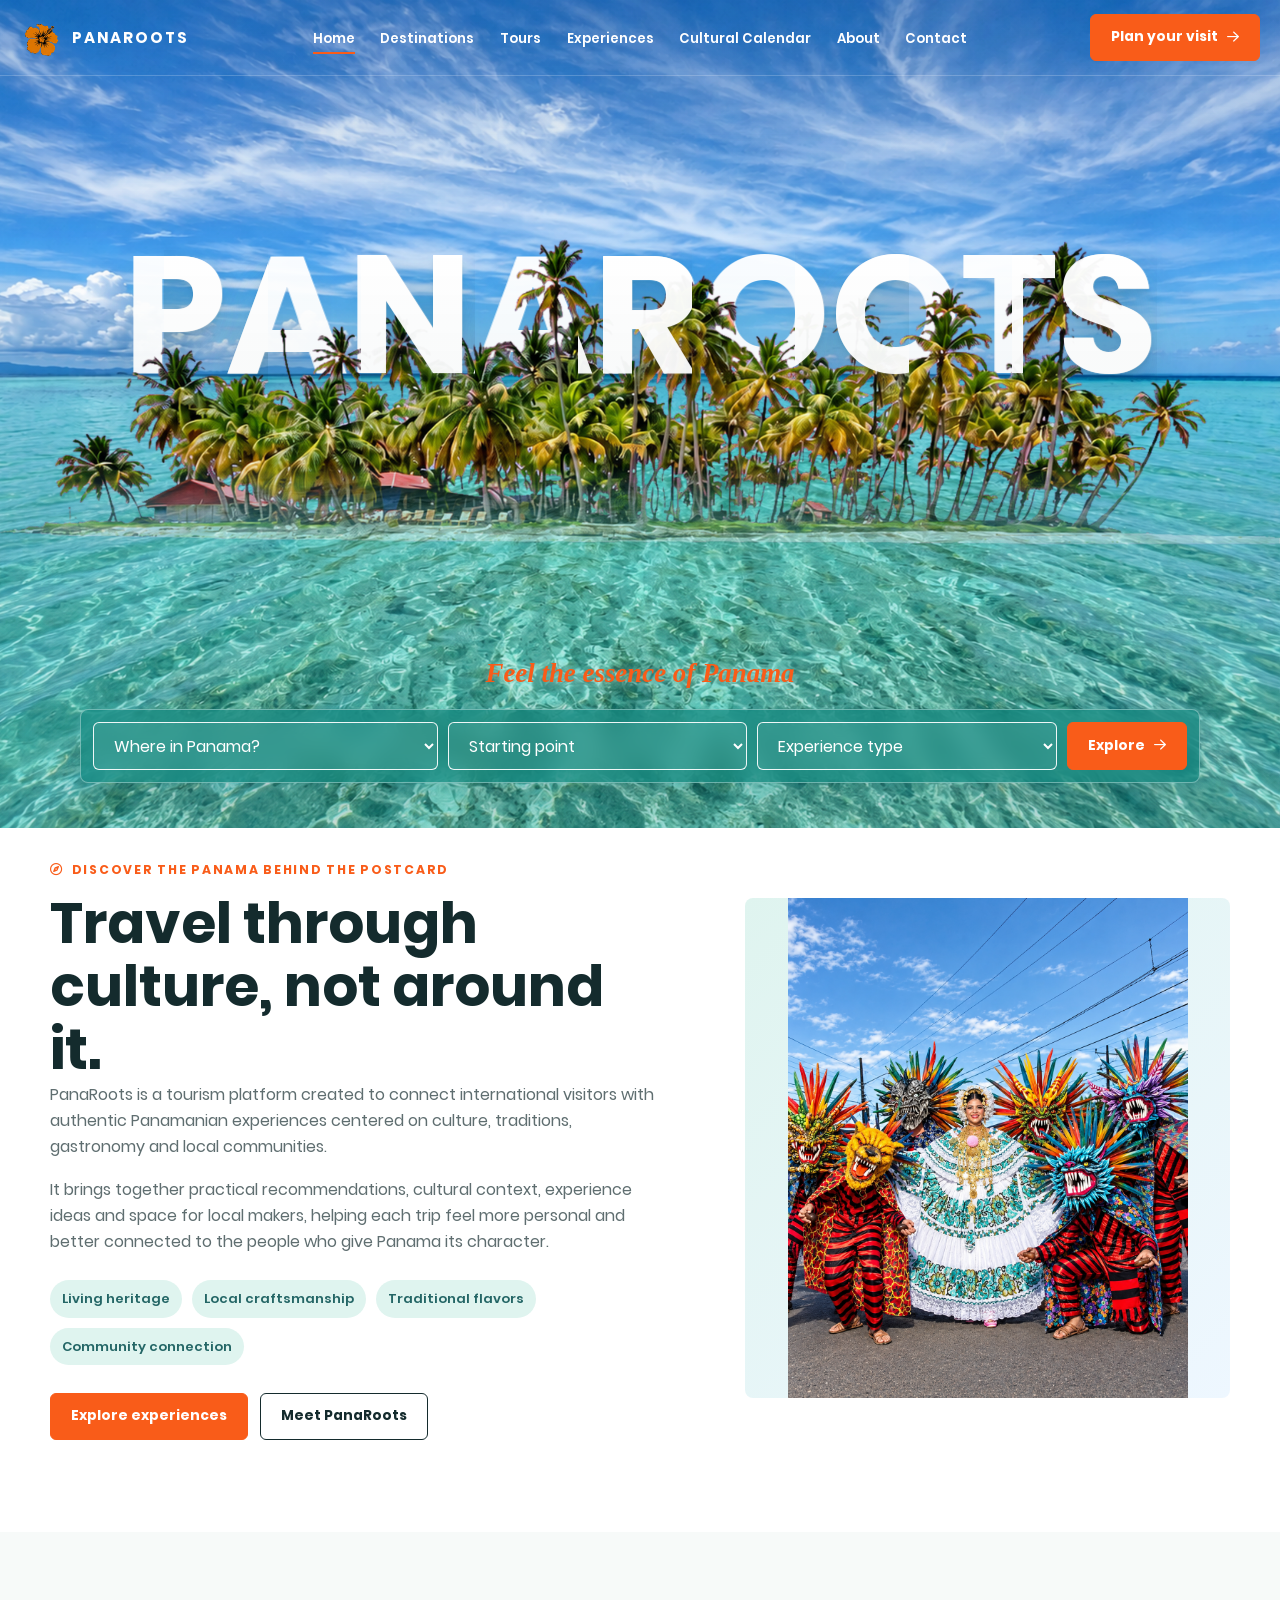
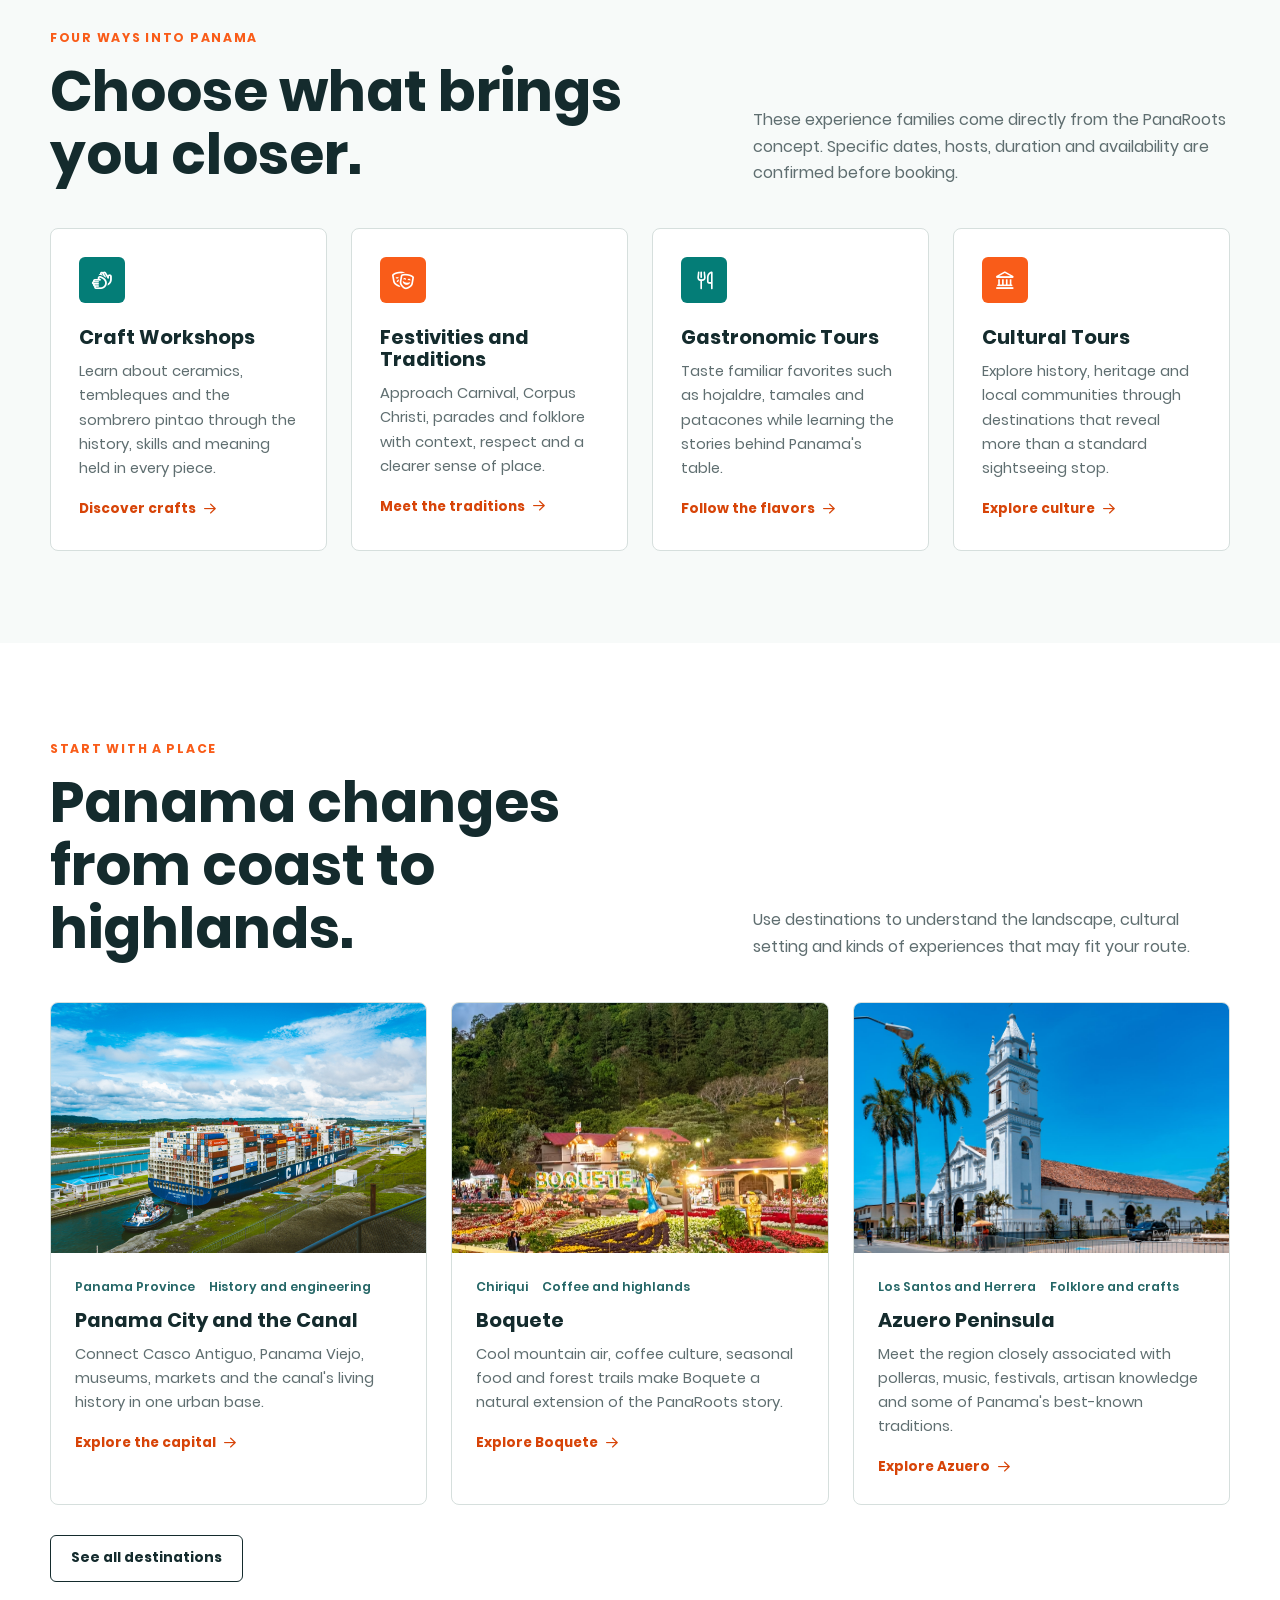
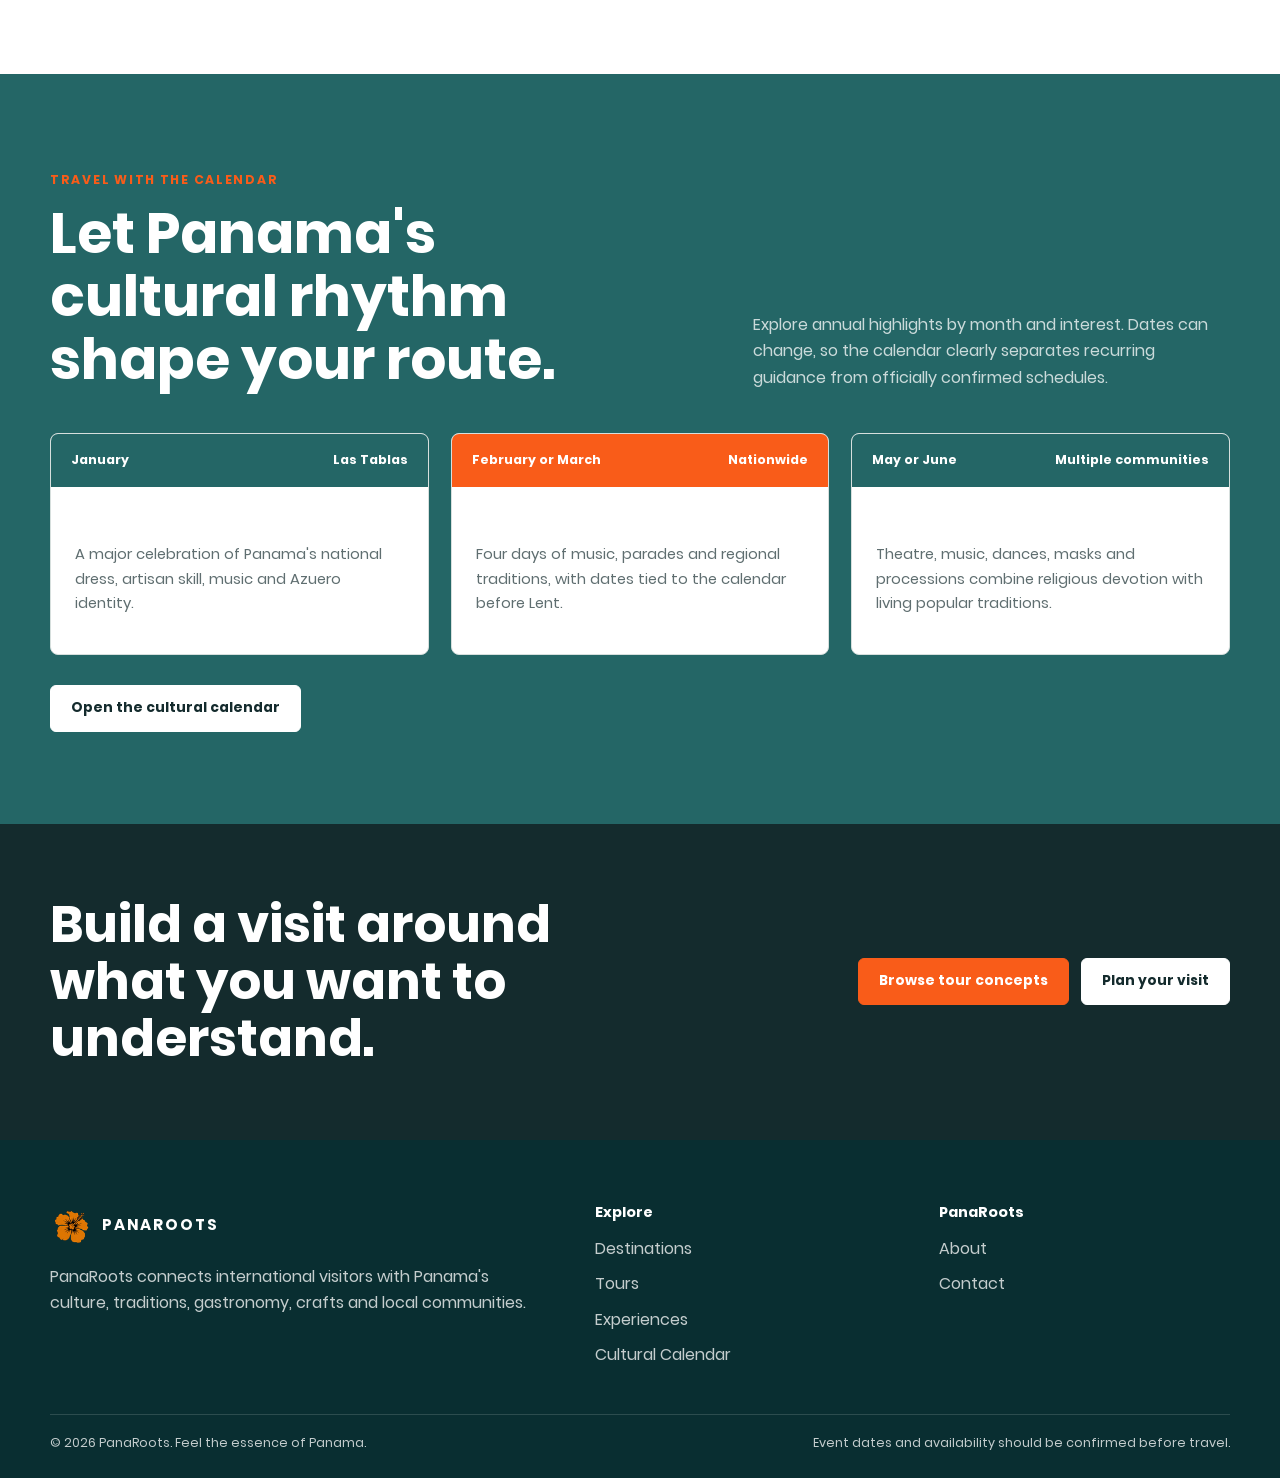
<file: index.html>
<!DOCTYPE html>
<html lang="en">
<head>
  <meta charset="UTF-8">
  <meta name="viewport" content="width=device-width, initial-scale=1">
  <meta name="description" content="PanaRoots connects visitors with authentic Panamanian culture, traditions, gastronomy, crafts and local communities.">
  <title>PanaRoots | Feel the Essence of Panama</title>
  <link rel="icon" type="image/png" href="assets/media/favicon.png">
  <link rel="stylesheet" href="assets/css/vendor/all.min.css">
  <link rel="stylesheet" href="assets/css/panaroots.css">
</head>
<body data-page="home" data-header="overlay">
  <div data-site-header></div>

  <main id="main-content">
    <section class="hero-banner" id="hero" aria-labelledby="hero-title" data-parallax-hero>
      <picture class="hero-layer hero-layer--background">
        <source media="(max-width: 575px)" srcset="assets/media/banner/island-mobile-bg.png">
        <source media="(max-width: 1199px)" srcset="assets/media/banner/island-tablet-bg.png">
        <img src="assets/media/banner/island-desktop-bg-4k.png" alt="Turquoise water and tropical sky in Panama">
      </picture>

      <h1 class="hero-title" id="hero-title">PANAROOTS</h1>

      <picture class="hero-layer hero-layer--island" aria-hidden="true">
        <source media="(max-width: 575px)" srcset="assets/media/banner/island-mobile-mid.png">
        <source media="(max-width: 1199px)" srcset="assets/media/banner/island-tablet-mid.png">
        <img src="assets/media/banner/island-desktop-mid-4k.png" alt="">
      </picture>

      <div class="hero-title hero-title--front" aria-hidden="true">PANAROOTS</div>

      <picture class="hero-layer hero-layer--water" aria-hidden="true">
        <source media="(max-width: 575px)" srcset="assets/media/banner/island-mobile-water.png">
        <source media="(max-width: 1199px)" srcset="assets/media/banner/island-tablet-water.png">
        <img src="assets/media/banner/island-desktop-water-4k.png" alt="">
      </picture>

      <div class="hero-content">
        <p class="hero-subtitle">Feel the essence of Panama</p>
        <form class="hero-search" action="pages/tours.html" method="get" aria-label="Find a PanaRoots experience">
          <label class="visually-hidden" for="hero-destination">Destination</label>
          <select id="hero-destination" name="destination">
            <option value="">Where in Panama?</option>
            <option value="panama-city">Panama City and the Canal</option>
            <option value="azuero">Azuero Peninsula</option>
            <option value="boquete">Boquete and Chiriqui</option>
            <option value="bocas">Bocas del Toro</option>
            <option value="caribbean">Caribbean Coast</option>
          </select>

          <label class="visually-hidden" for="hero-origin">Starting point</label>
          <select id="hero-origin" name="origin">
            <option value="">Starting point</option>
            <option value="panama-city">Panama City</option>
            <option value="david">David</option>
            <option value="bocas-town">Bocas Town</option>
            <option value="las-tablas">Las Tablas</option>
          </select>

          <label class="visually-hidden" for="hero-experience">Experience type</label>
          <select id="hero-experience" name="experience">
            <option value="">Experience type</option>
            <option value="crafts">Craft workshops</option>
            <option value="gastronomy">Gastronomic tours</option>
            <option value="festivities">Festivities and traditions</option>
            <option value="culture">Cultural tours</option>
          </select>

          <button class="button" type="submit">
            Explore <i class="fa-regular fa-arrow-right" aria-hidden="true"></i>
          </button>
        </form>
      </div>
    </section>

    <section class="section home-intro">
      <div class="container intro-grid">
        <div class="content-copy">
          <span class="eyebrow"><i class="fa-regular fa-compass" aria-hidden="true"></i> Discover the Panama behind the postcard</span>
          <h2>Travel through culture, not around it.</h2>
          <p>PanaRoots is a tourism platform created to connect international visitors with authentic Panamanian experiences centered on culture, traditions, gastronomy and local communities.</p>
          <p>It brings together practical recommendations, cultural context, experience ideas and space for local makers, helping each trip feel more personal and better connected to the people who give Panama its character.</p>
          <ul class="pill-list" aria-label="PanaRoots themes">
            <li>Living heritage</li>
            <li>Local craftsmanship</li>
            <li>Traditional flavors</li>
            <li>Community connection</li>
          </ul>
          <div class="button-row">
            <a class="button" href="pages/experiences.html">Explore experiences</a>
            <a class="button button--outline" href="pages/about.html">Meet PanaRoots</a>
          </div>
        </div>
        <div class="intro-art">
          <img src="assets/media/Home/1.png" alt="Panamanian crafts, a traditional hat and views of the Panama Canal">
        </div>
      </div>
    </section>

    <section class="section section--soft" aria-labelledby="experience-paths-title">
      <div class="container">
        <div class="section-heading">
          <div>
            <span class="eyebrow">Four ways into Panama</span>
            <h2 id="experience-paths-title">Choose what brings you closer.</h2>
          </div>
          <p>These experience families come directly from the PanaRoots concept. Specific dates, hosts, duration and availability are confirmed before booking.</p>
        </div>

        <div class="card-grid card-grid--four">
          <article class="feature-card">
            <div class="feature-card__icon"><i class="fa-regular fa-hands" aria-hidden="true"></i></div>
            <h3>Craft Workshops</h3>
            <p>Learn about ceramics, tembleques and the sombrero pintao through the history, skills and meaning held in every piece.</p>
            <a class="text-link" href="pages/experiences.html#crafts">Discover crafts <i class="fa-regular fa-arrow-right" aria-hidden="true"></i></a>
          </article>
          <article class="feature-card">
            <div class="feature-card__icon"><i class="fa-regular fa-masks-theater" aria-hidden="true"></i></div>
            <h3>Festivities and Traditions</h3>
            <p>Approach Carnival, Corpus Christi, parades and folklore with context, respect and a clearer sense of place.</p>
            <a class="text-link" href="pages/experiences.html#festivities">Meet the traditions <i class="fa-regular fa-arrow-right" aria-hidden="true"></i></a>
          </article>
          <article class="feature-card">
            <div class="feature-card__icon"><i class="fa-regular fa-utensils" aria-hidden="true"></i></div>
            <h3>Gastronomic Tours</h3>
            <p>Taste familiar favorites such as hojaldre, tamales and patacones while learning the stories behind Panama's table.</p>
            <a class="text-link" href="pages/experiences.html#gastronomy">Follow the flavors <i class="fa-regular fa-arrow-right" aria-hidden="true"></i></a>
          </article>
          <article class="feature-card">
            <div class="feature-card__icon"><i class="fa-regular fa-landmark" aria-hidden="true"></i></div>
            <h3>Cultural Tours</h3>
            <p>Explore history, heritage and local communities through destinations that reveal more than a standard sightseeing stop.</p>
            <a class="text-link" href="pages/experiences.html#culture">Explore culture <i class="fa-regular fa-arrow-right" aria-hidden="true"></i></a>
          </article>
        </div>
      </div>
    </section>

    <section class="section" aria-labelledby="destinations-title">
      <div class="container">
        <div class="section-heading">
          <div>
            <span class="eyebrow">Start with a place</span>
            <h2 id="destinations-title">Panama changes from coast to highlands.</h2>
          </div>
          <p>Use destinations to understand the landscape, cultural setting and kinds of experiences that may fit your route.</p>
        </div>

        <div class="card-grid">
          <article class="destination-card">
            <img class="destination-card__image" src="assets/media/Home/Panama_Canal.jpg" alt="A ship crossing the Panama Canal locks">
            <div class="destination-card__body">
              <div class="card-meta"><span>Panama Province</span><span>History and engineering</span></div>
              <h3>Panama City and the Canal</h3>
              <p>Connect Casco Antiguo, Panama Viejo, museums, markets and the canal's living history in one urban base.</p>
              <a class="text-link" href="pages/destinations.html#panama-city">Explore the capital <i class="fa-regular fa-arrow-right" aria-hidden="true"></i></a>
            </div>
          </article>
          <article class="destination-card">
            <img class="destination-card__image" src="assets/media/Home/boquete.png" alt="Gardens and mountains in Boquete, Panama">
            <div class="destination-card__body">
              <div class="card-meta"><span>Chiriqui</span><span>Coffee and highlands</span></div>
              <h3>Boquete</h3>
              <p>Cool mountain air, coffee culture, seasonal food and forest trails make Boquete a natural extension of the PanaRoots story.</p>
              <a class="text-link" href="pages/destinations.html#boquete">Explore Boquete <i class="fa-regular fa-arrow-right" aria-hidden="true"></i></a>
            </div>
          </article>
          <article class="destination-card">
            <img class="destination-card__image" src="assets/media/Home/Azuero.jpg" alt="Colorful Panamanian folkloric celebration">
            <div class="destination-card__body">
              <div class="card-meta"><span>Los Santos and Herrera</span><span>Folklore and crafts</span></div>
              <h3>Azuero Peninsula</h3>
              <p>Meet the region closely associated with polleras, music, festivals, artisan knowledge and some of Panama's best-known traditions.</p>
              <a class="text-link" href="pages/destinations.html#azuero">Explore Azuero <i class="fa-regular fa-arrow-right" aria-hidden="true"></i></a>
            </div>
          </article>
        </div>

        <div class="button-row" style="margin-top: 30px;">
          <a class="button button--outline" href="pages/destinations.html">See all destinations</a>
        </div>
      </div>
    </section>

    <section class="section section--teal" aria-labelledby="calendar-preview-title">
      <div class="container">
        <div class="section-heading">
          <div>
            <span class="eyebrow">Travel with the calendar</span>
            <h2 id="calendar-preview-title">Let Panama's cultural rhythm shape your route.</h2>
          </div>
          <p>Explore annual highlights by month and interest. Dates can change, so the calendar clearly separates recurring guidance from officially confirmed schedules.</p>
        </div>

        <div class="calendar-grid">
          <article class="event-card">
            <div class="event-card__date"><span>January</span><span>Las Tablas</span></div>
            <div class="event-card__body">
              <h3>Thousand Polleras Parade</h3>
              <p>A major celebration of Panama's national dress, artisan skill, music and Azuero identity.</p>
            </div>
          </article>
          <article class="event-card">
            <div class="event-card__date"><span>February or March</span><span>Nationwide</span></div>
            <div class="event-card__body">
              <h3>Carnival</h3>
              <p>Four days of music, parades and regional traditions, with dates tied to the calendar before Lent.</p>
            </div>
          </article>
          <article class="event-card">
            <div class="event-card__date"><span>May or June</span><span>Multiple communities</span></div>
            <div class="event-card__body">
              <h3>Corpus Christi</h3>
              <p>Theatre, music, dances, masks and processions combine religious devotion with living popular traditions.</p>
            </div>
          </article>
        </div>

        <div class="button-row" style="margin-top: 30px;">
          <a class="button button--light" href="pages/calendar.html">Open the cultural calendar</a>
        </div>
      </div>
    </section>

    <section class="cta-band">
      <div class="container cta-band__inner">
        <h2>Build a visit around what you want to understand.</h2>
        <div class="button-row">
          <a class="button" href="pages/tours.html">Browse tour concepts</a>
          <a class="button button--light" href="pages/contact.html?interest=plan">Plan your visit</a>
        </div>
      </div>
    </section>
  </main>

  <div data-site-footer></div>
  <script src="data/navigation.js"></script>
  <script src="components/header.js"></script>
  <script src="components/footer.js"></script>
  <script src="assets/js/site.js"></script>
</body>
</html>
</file>
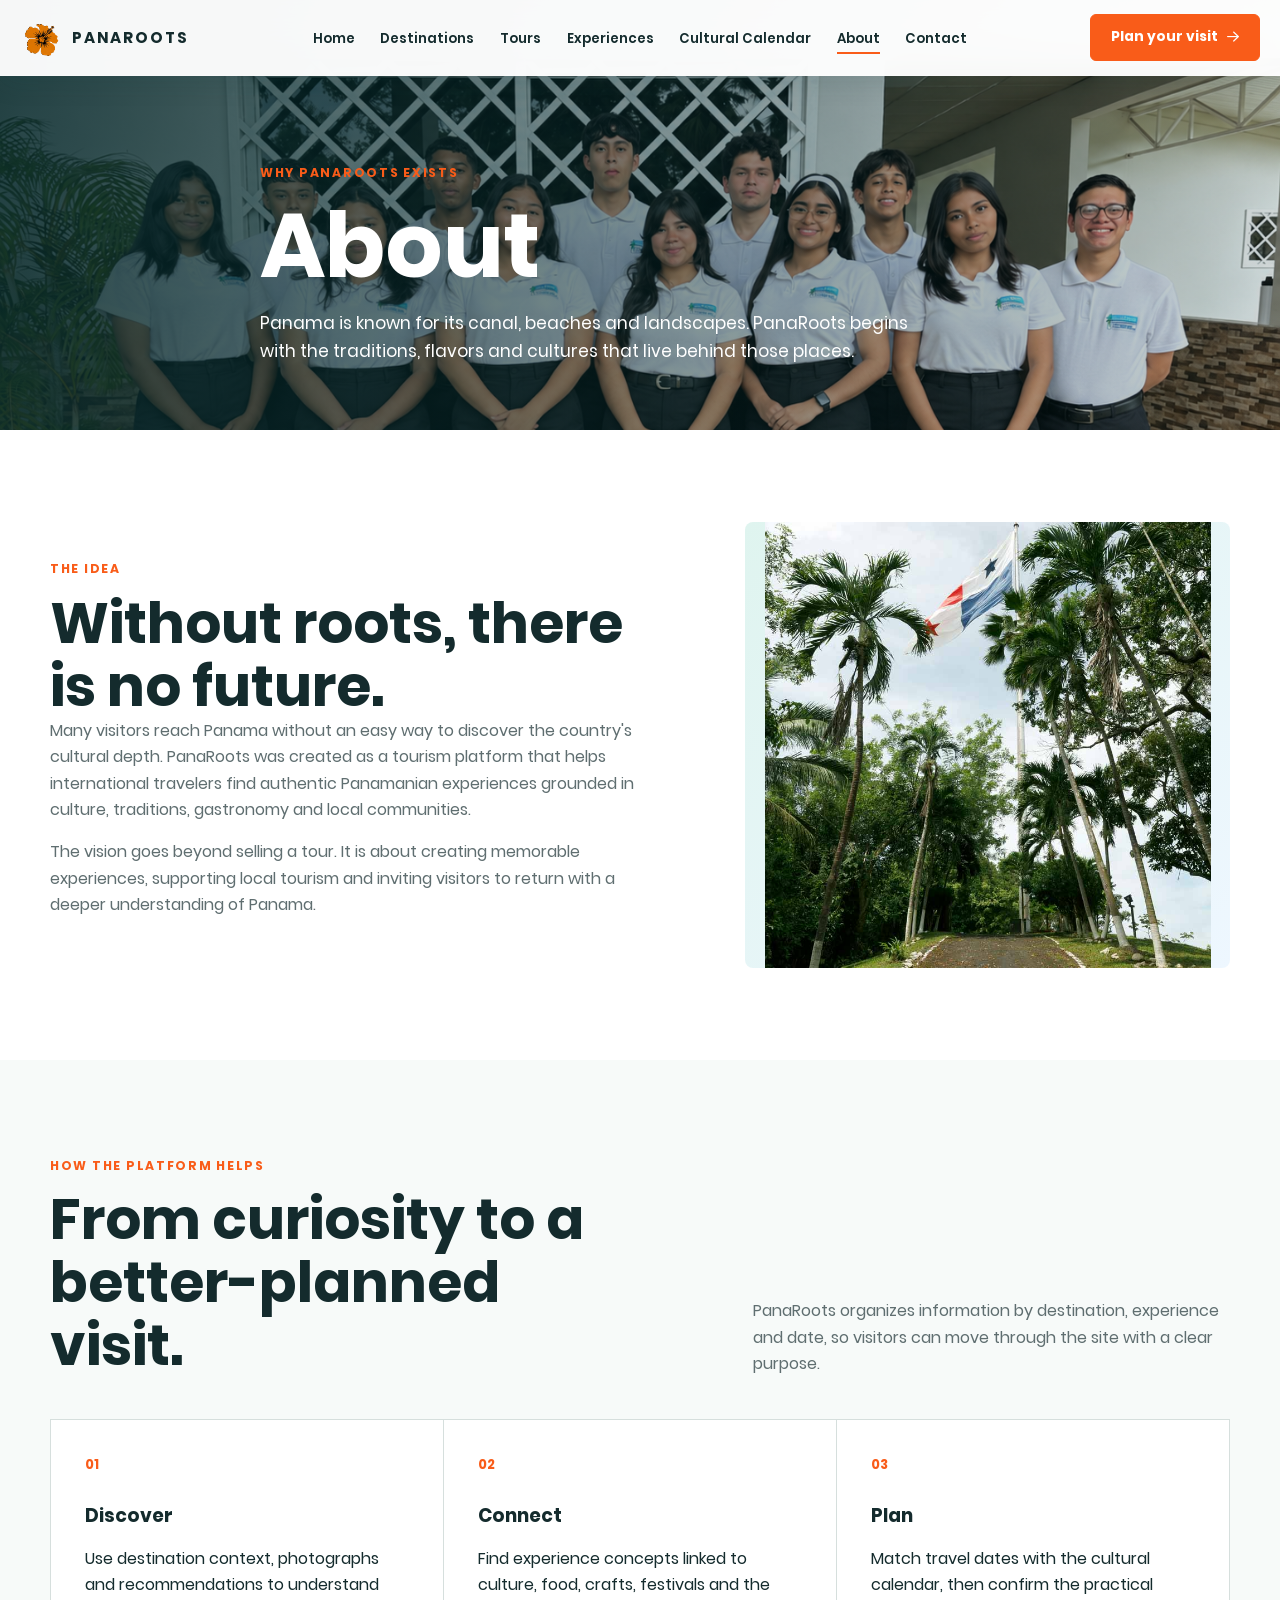
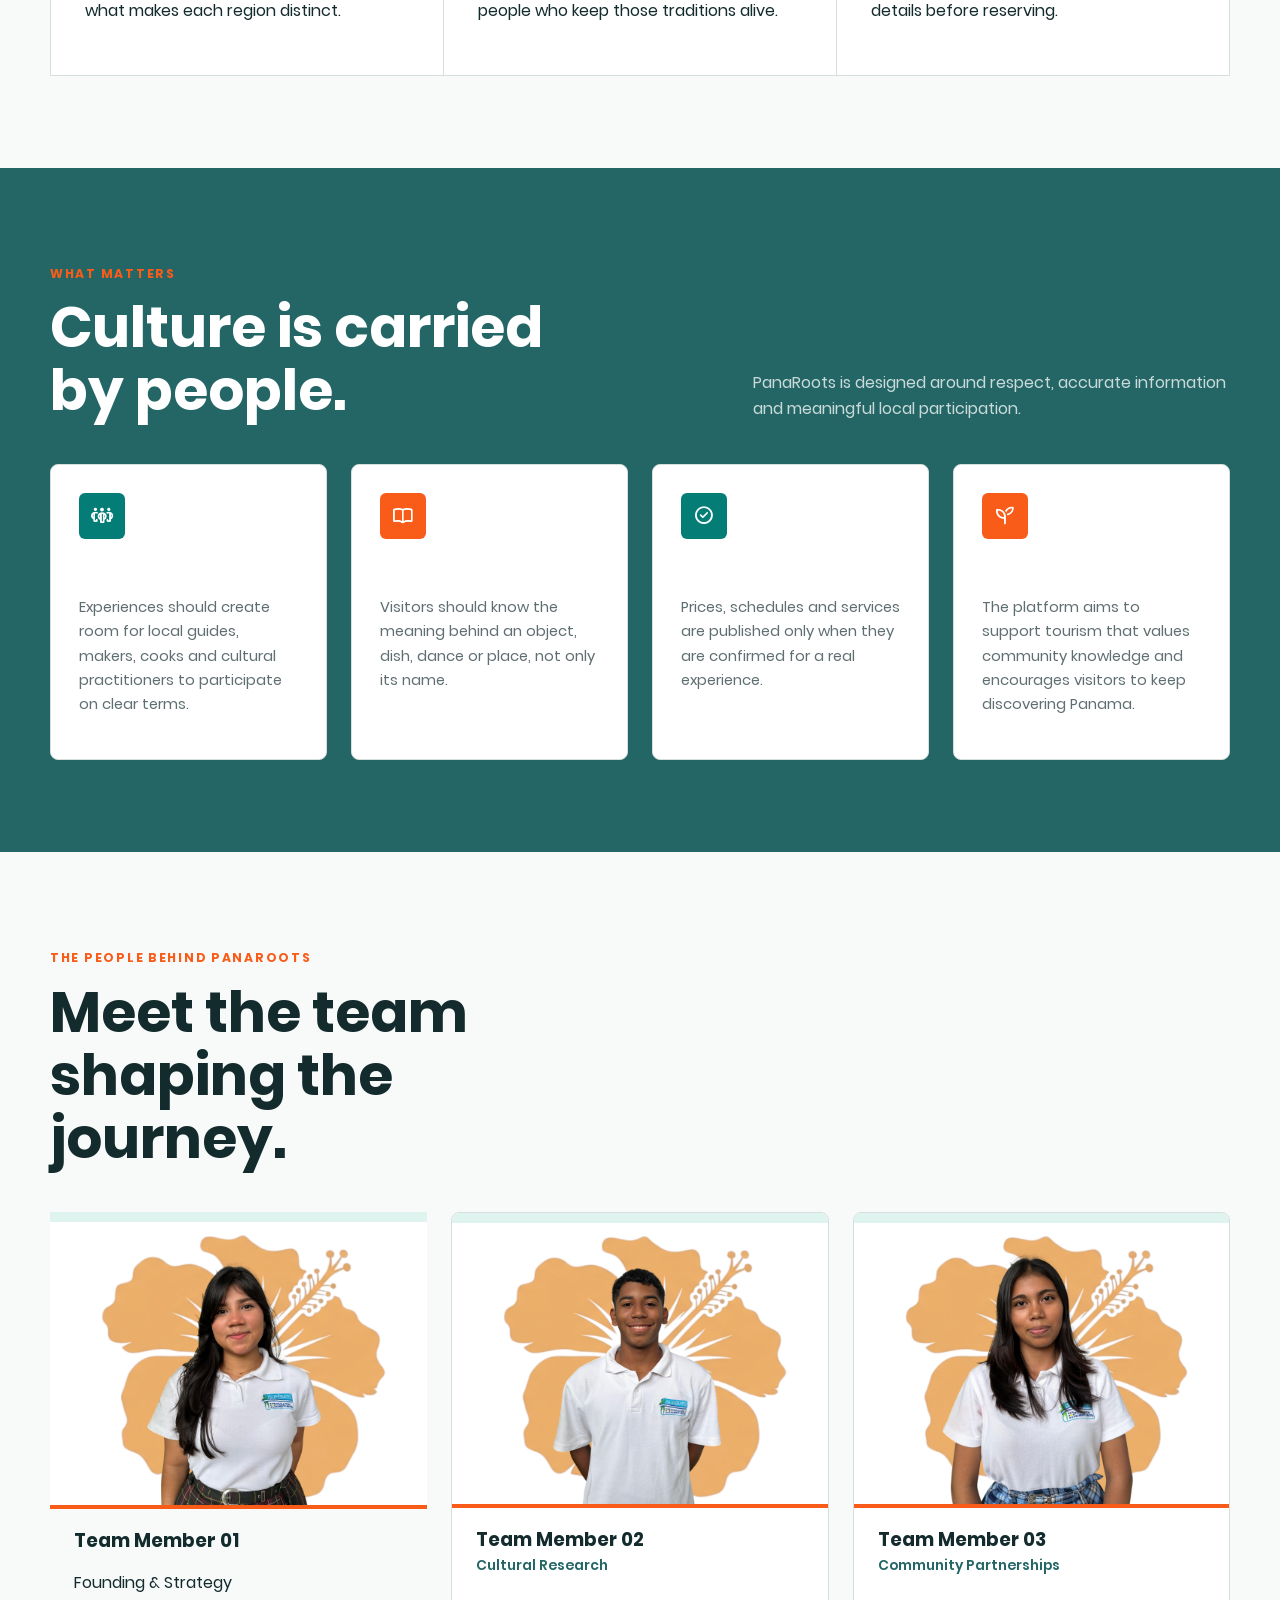
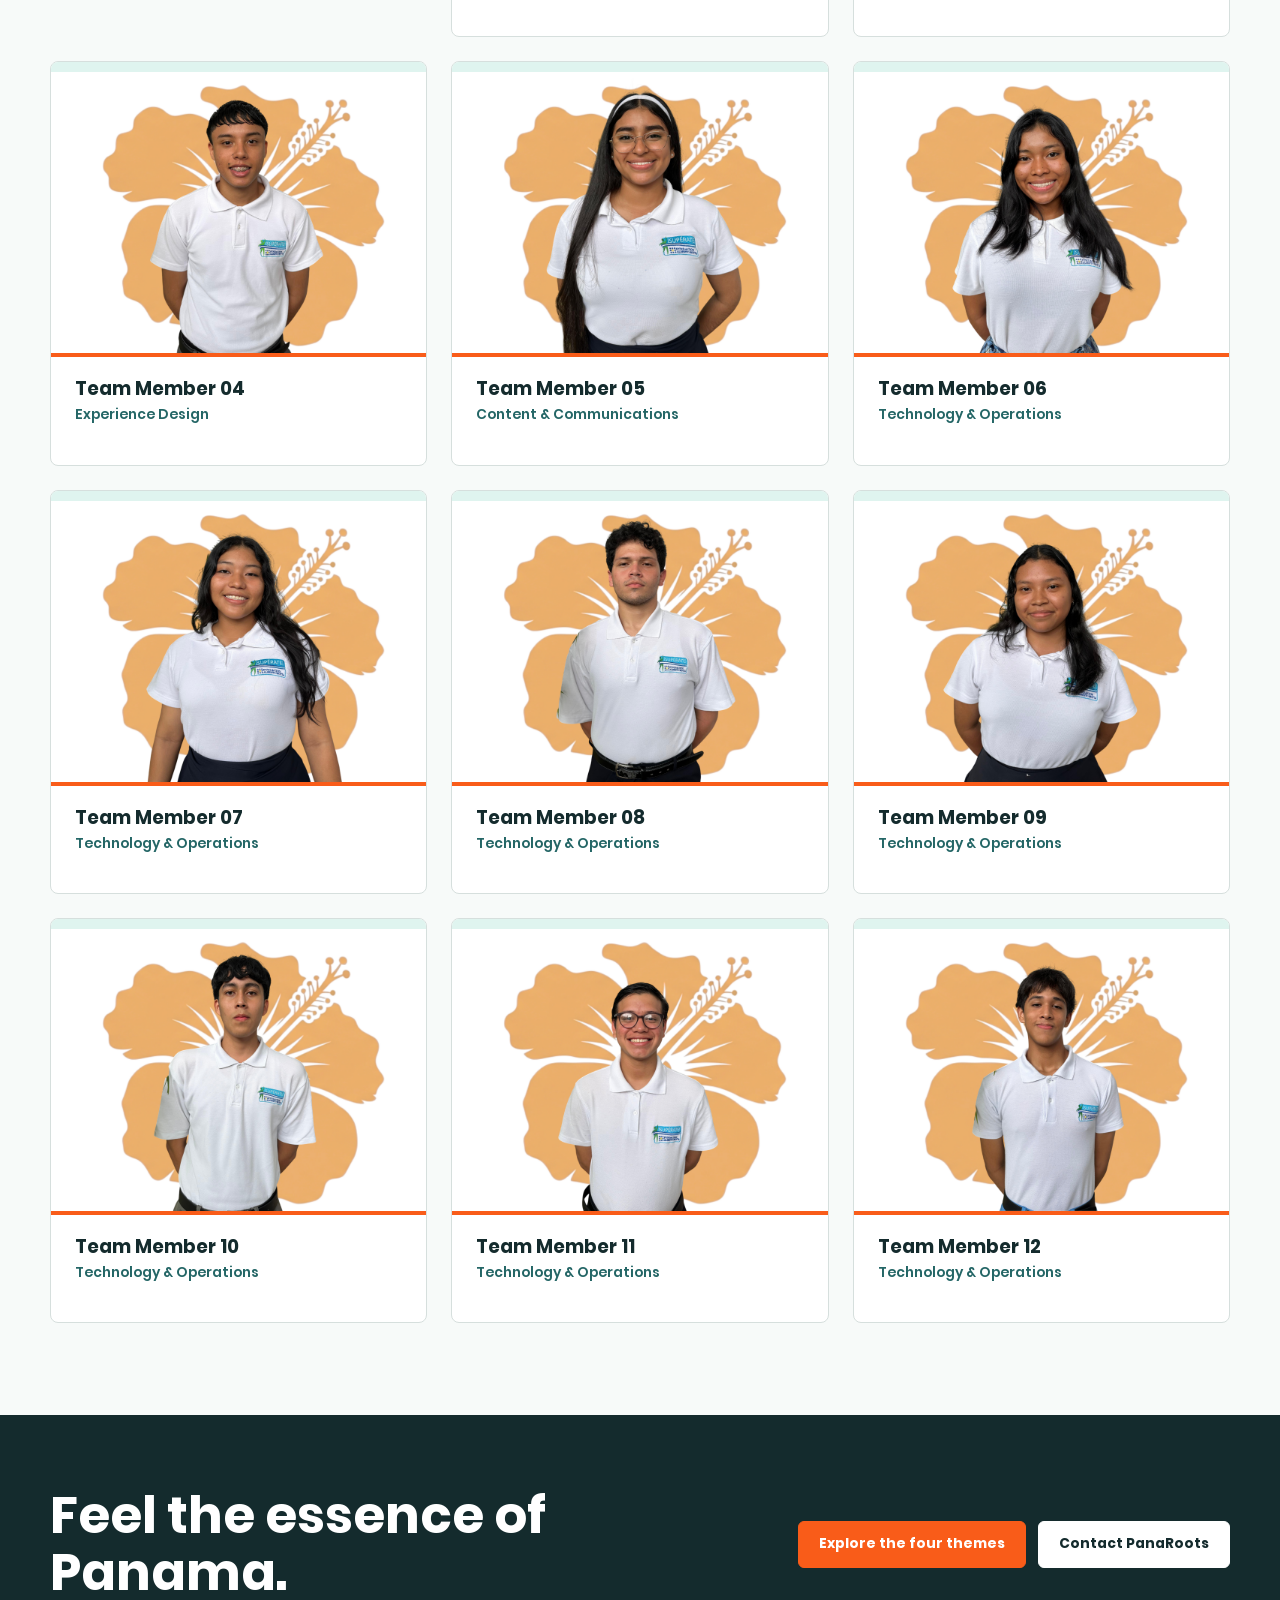
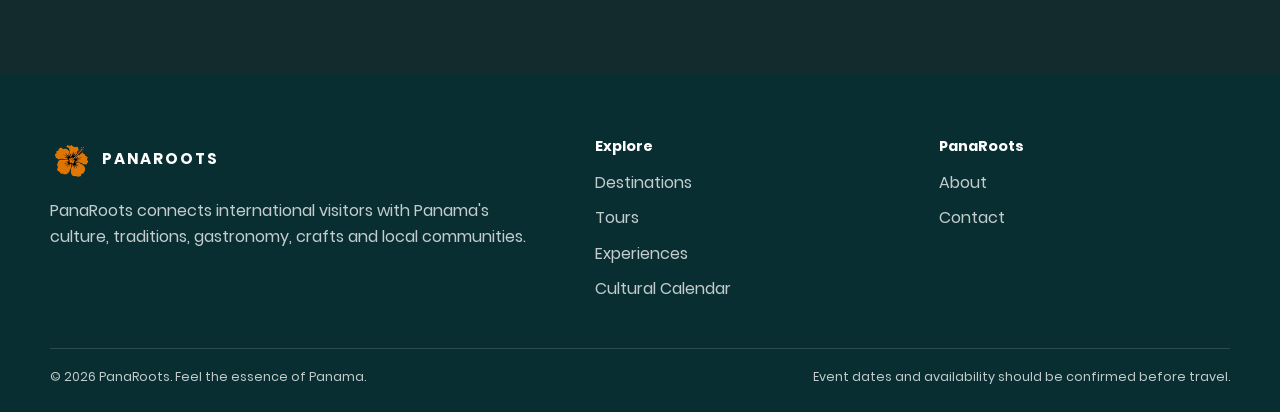
<file: pages/about.html>
<!DOCTYPE html>
<html lang="en">
<head>
  <meta charset="UTF-8">
  <meta name="viewport" content="width=device-width, initial-scale=1">
  <meta name="description" content="Learn why PanaRoots was created and how it connects visitors with Panama's culture and local communities.">
  <title>About | PanaRoots</title>
  <link rel="icon" type="image/png" href="../assets/media/favicon.png">
  <link rel="stylesheet" href="../assets/css/vendor/all.min.css">
  <link rel="stylesheet" href="../assets/css/panaroots.css">
</head>
<body data-page="about" data-root="../" data-header="solid">
  <div data-site-header></div>

  <main id="main-content">
    <section class="page-hero">
      <img src="../assets/media/About/panel.png" alt="Historic ruins at Panama Viejo under a wide sky">
      <div class="container page-hero__content">
        <span class="eyebrow">Why PanaRoots exists</span>
        <h1>About</h1>
        <p>Panama is known for its canal, beaches and landscapes. PanaRoots begins with the traditions, flavors and cultures that live behind those places.</p>
      </div>
    </section>

    <section class="section">
      <div class="container intro-grid">
        <div class="content-copy">
          <span class="eyebrow">The idea</span>
          <h2>Without roots, there is no future.</h2>
          <p>Many visitors reach Panama without an easy way to discover the country's cultural depth. PanaRoots was created as a tourism platform that helps international travelers find authentic Panamanian experiences grounded in culture, traditions, gastronomy and local communities.</p>
          <p>The vision goes beyond selling a tour. It is about creating memorable experiences, supporting local tourism and inviting visitors to return with a deeper understanding of Panama.</p>
        </div>
        <div class="intro-art">
          <img src="../assets/media/About/1.jpg" alt="A visual collection of Panamanian crafts, dress and Panama Canal photographs">
        </div>
      </div>
    </section>

    <section class="section section--soft">
      <div class="container">
        <div class="section-heading">
          <div>
            <span class="eyebrow">How the platform helps</span>
            <h2>From curiosity to a better-planned visit.</h2>
          </div>
          <p>PanaRoots organizes information by destination, experience and date, so visitors can move through the site with a clear purpose.</p>
        </div>

        <div class="principles">
          <article class="principle">
            <h3>Discover</h3>
            <p>Use destination context, photographs and recommendations to understand what makes each region distinct.</p>
          </article>
          <article class="principle">
            <h3>Connect</h3>
            <p>Find experience concepts linked to culture, food, crafts, festivals and the people who keep those traditions alive.</p>
          </article>
          <article class="principle">
            <h3>Plan</h3>
            <p>Match travel dates with the cultural calendar, then confirm the practical details before reserving.</p>
          </article>
        </div>
      </div>
    </section>

    <section class="section section--teal">
      <div class="container">
        <div class="section-heading">
          <div>
            <span class="eyebrow">What matters</span>
            <h2>Culture is carried by people.</h2>
          </div>
          <p>PanaRoots is designed around respect, accurate information and meaningful local participation.</p>
        </div>

        <div class="card-grid card-grid--four">
          <article class="feature-card">
            <div class="feature-card__icon"><i class="fa-regular fa-people-group" aria-hidden="true"></i></div>
            <h3>Local partnership</h3>
            <p>Experiences should create room for local guides, makers, cooks and cultural practitioners to participate on clear terms.</p>
          </article>
          <article class="feature-card">
            <div class="feature-card__icon"><i class="fa-regular fa-book-open" aria-hidden="true"></i></div>
            <h3>Cultural context</h3>
            <p>Visitors should know the meaning behind an object, dish, dance or place, not only its name.</p>
          </article>
          <article class="feature-card">
            <div class="feature-card__icon"><i class="fa-regular fa-circle-check" aria-hidden="true"></i></div>
            <h3>Honest details</h3>
            <p>Prices, schedules and services are published only when they are confirmed for a real experience.</p>
          </article>
          <article class="feature-card">
            <div class="feature-card__icon"><i class="fa-regular fa-seedling" aria-hidden="true"></i></div>
            <h3>Responsible growth</h3>
            <p>The platform aims to support tourism that values community knowledge and encourages visitors to keep discovering Panama.</p>
          </article>
        </div>
      </div>
    </section>

    <section class="section section--soft" aria-labelledby="team-title">
      <div class="container">
        <div class="section-heading">
          <div>
            <span class="eyebrow">The people behind PanaRoots</span>
            <h2 id="team-title">Meet the team shaping the journey.</h2>
          </div>
        </div>

        <div class="team-grid">
          <article class="">
            <div class="team-card__photo"  aria-label="">
              <i class="" aria-hidden=""></i>
              <img src="../assets/media/About/1.png" alt="Nombre de la persona">            </div>
            <div class="team-card__body">
              <h3>Team Member 01</h3>
              <p>Founding &amp; Strategy</p>
            </div>
          </article>

          <article class="team-card">
            <div class="team-card__photo" role="img" aria-label="Photo placeholder for Team Member 02">
              <i class="" aria-hidden="true"></i>
              <img src="../assets/media/About/2.png" alt="Nombre de la persona">            </div>
            <div class="team-card__body">
              <h3>Team Member 02</h3>
              <p>Cultural Research</p>
            </div>
          </article>

          <article class="team-card">
            <div class="team-card__photo" role="img" aria-label="Photo placeholder for Team Member 03">
              <i class=" " aria-hidden="true"></i>
              <img src="../assets/media/About/3.png" alt="Nombre de la persona" >
            </div>
            <div class="team-card__body">
              <h3>Team Member 03</h3>
              <p>Community Partnerships</p>
            </div>
          </article>

          <article class="team-card">
            <div class="team-card__photo" role="img" aria-label="Photo placeholder for Team Member 04">
              <i class=" " aria-hidden="true"></i>
              <img src="../assets/media/About/4.png" alt="Nombre de la persona">
            </div>
            <div class="team-card__body">
              <h3>Team Member 04</h3>
              <p>Experience Design</p>
            </div>
          </article>

          <article class="team-card">
            <div class="team-card__photo" role="img" aria-label="Photo placeholder for Team Member 05">
              <i class=" " aria-hidden="true"></i>
              <img src="../assets/media/About/5.png" alt="Nombre de la persona">
            </div>
            <div class="team-card__body">
              <h3>Team Member 05</h3>
              <p>Content &amp; Communications</p>
            </div>
          </article>

          <article class="team-card">
            <div class="team-card__photo" role="img" aria-label="Photo placeholder for Team Member 06">
              <i class=" " aria-hidden="true"></i>
              <img src="../assets/media/About/6.png" alt="Nombre de la persona">
            </div>
            <div class="team-card__body">
              <h3>Team Member 06</h3>
              <p>Technology &amp; Operations</p>
            </div>
          </article>

          <article class="team-card">
            <div class="team-card__photo" role="img" aria-label="Photo placeholder for Team Member 06">
              <i class=" " aria-hidden="true"></i>
              <img src="../assets/media/About/7.png" alt="Nombre de la persona">
            </div>
            <div class="team-card__body">
              <h3>Team Member 07</h3>
              <p>Technology &amp; Operations</p>
            </div>
          </article>

          <article class="team-card">
            <div class="team-card__photo" role="img" aria-label="Photo placeholder for Team Member 06">
              <i class=" " aria-hidden="true"></i>
              <img src="../assets/media/About/8.png" alt="Nombre de la persona">
            </div>
            <div class="team-card__body">
              <h3>Team Member 08</h3>
              <p>Technology &amp; Operations</p>
            </div>
          </article>

          <article class="team-card">
            <div class="team-card__photo" role="img" aria-label="Photo placeholder for Team Member 06">
              <i class=" " aria-hidden="true"></i>
              <img src="../assets/media/About/9.png" alt="Nombre de la persona">
            </div>
            <div class="team-card__body">
              <h3>Team Member 09</h3>
              <p>Technology &amp; Operations</p>
            </div>
          </article>

          <article class="team-card">
            <div class="team-card__photo" role="img" aria-label="Photo placeholder for Team Member 06">
              <i class=" " aria-hidden="true"></i>
              <img src="../assets/media/About/10.png" alt="Nombre de la persona">
            </div>
            <div class="team-card__body">
              <h3>Team Member 10</h3>
              <p>Technology &amp; Operations</p>
            </div>
          </article>

          <article class="team-card">
            <div class="team-card__photo" role="img" aria-label="Photo placeholder for Team Member 06">
              <i class=" " aria-hidden="true"></i>
              <img src="../assets/media/About/11.png" alt="Nombre de la persona">
            </div>
            <div class="team-card__body">
              <h3>Team Member 11</h3>
              <p>Technology &amp; Operations</p>
            </div>
          </article>

          <article class="team-card">
            <div class="team-card__photo" role="img" aria-label="Photo placeholder for Team Member 06">
              <i class=" " aria-hidden="true"></i>
              <img src="../assets/media/About/12.png" alt="Nombre de la persona">
            </div>
            <div class="team-card__body">
              <h3>Team Member 12</h3>
              <p>Technology &amp; Operations</p>
            </div>
          </article>

       
        </div>
      </div>
    </section>

    <section class="cta-band">
      <div class="container cta-band__inner">
        <h2>Feel the essence of Panama.</h2>
        <div class="button-row">
          <a class="button" href="experiences.html">Explore the four themes</a>
          <a class="button button--light" href="contact.html">Contact PanaRoots</a>
        </div>
      </div>
    </section>
  </main>

  <div data-site-footer></div>
  <script src="../data/navigation.js"></script>
  <script src="../components/header.js"></script>
  <script src="../components/footer.js"></script>
  <script src="../assets/js/site.js"></script>
</body>
</html>
</file>
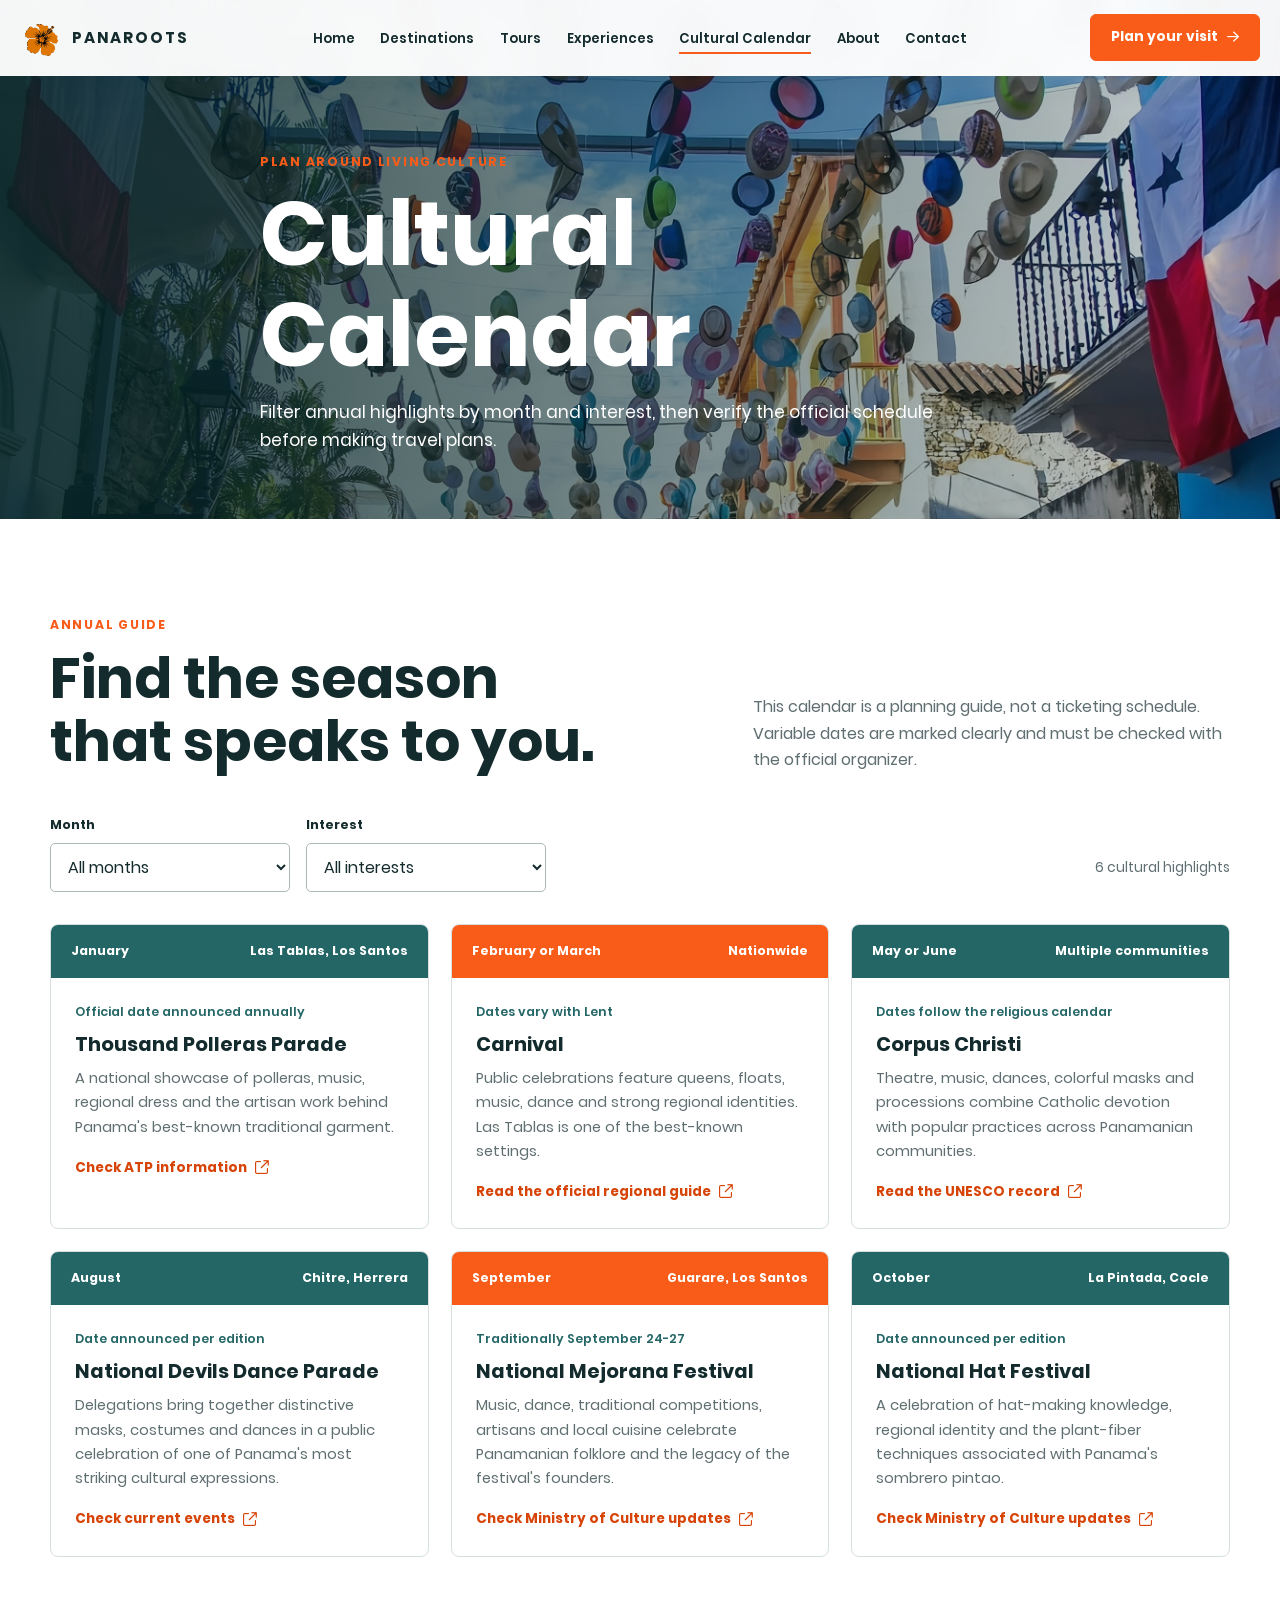
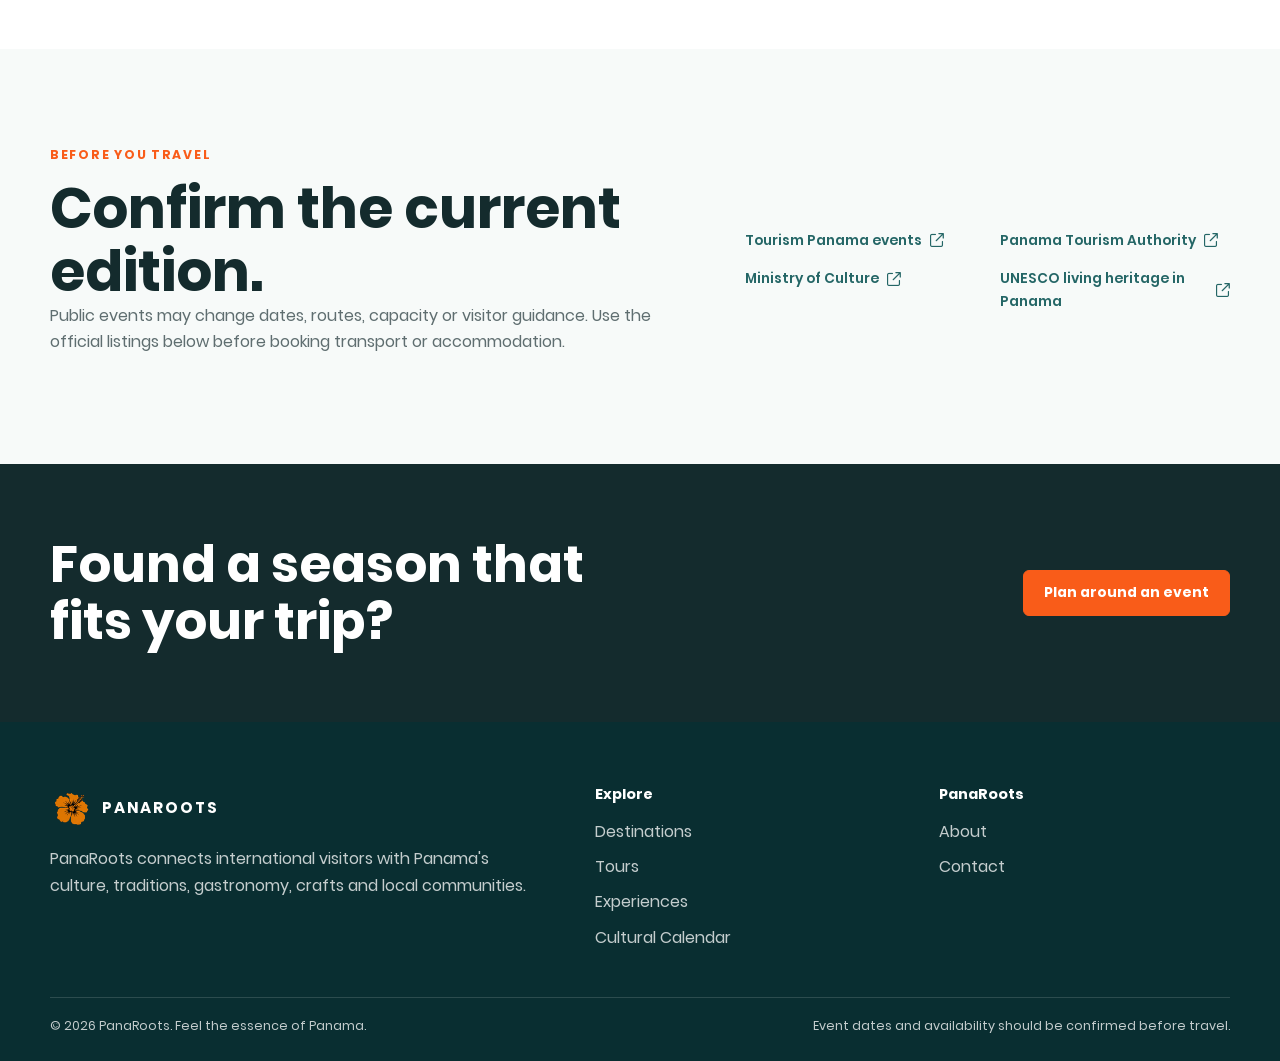
<file: pages/calendar.html>
<!DOCTYPE html>
<html lang="en">
<head>
  <meta charset="UTF-8">
  <meta name="viewport" content="width=device-width, initial-scale=1">
  <meta name="description" content="Explore Panama's cultural calendar by month, place and interest with PanaRoots.">
  <title>Cultural Calendar | PanaRoots</title>
  <link rel="icon" type="image/png" href="../assets/media/favicon.png">
  <link rel="stylesheet" href="../assets/css/vendor/all.min.css">
  <link rel="stylesheet" href="../assets/css/panaroots.css">
</head>
<body data-page="calendar" data-root="../" data-header="solid">
  <div data-site-header></div>

  <main id="main-content">
    <section class="page-hero">
      <img src="../assets/media/Calendar/panel.jpeg" alt="Music and dance at a Panamanian cultural celebration">
      <div class="container page-hero__content">
        <span class="eyebrow">Plan around living culture</span>
        <h1>Cultural Calendar</h1>
        <p>Filter annual highlights by month and interest, then verify the official schedule before making travel plans.</p>
      </div>
    </section>

    <section class="section">
      <div class="container">
        <div class="section-heading">
          <div>
            <span class="eyebrow">Annual guide</span>
            <h2>Find the season that speaks to you.</h2>
          </div>
          <p>This calendar is a planning guide, not a ticketing schedule. Variable dates are marked clearly and must be checked with the official organizer.</p>
        </div>

        <form class="calendar-toolbar" data-calendar-filters aria-label="Filter cultural calendar">
          <div class="field">
            <label for="calendar-month">Month</label>
            <select id="calendar-month" name="month">
              <option value="">All months</option>
              <option value="january">January</option>
              <option value="february-march">February or March</option>
              <option value="may-june">May or June</option>
              <option value="august">August</option>
              <option value="september">September</option>
              <option value="october">October</option>
            </select>
          </div>
          <div class="field">
            <label for="calendar-category">Interest</label>
            <select id="calendar-category" name="category">
              <option value="">All interests</option>
              <option value="folklore">Folklore</option>
              <option value="festival">Festival</option>
              <option value="heritage">Living heritage</option>
              <option value="crafts">Crafts</option>
            </select>
          </div>
          <p class="result-count" data-event-count aria-live="polite"></p>
        </form>

        <div class="calendar-grid">
          <article class="event-card" data-event-card data-month="january" data-category="folklore">
            <div class="event-card__date"><span>January</span><span>Las Tablas, Los Santos</span></div>
            <div class="event-card__body">
              <div class="card-meta"><span>Official date announced annually</span></div>
              <h3>Thousand Polleras Parade</h3>
              <p>A national showcase of polleras, music, regional dress and the artisan work behind Panama's best-known traditional garment.</p>
              <a class="text-link" href="https://www.atp.gob.pa/eventos-comerciales-y-recursos/desfile-de-las-mil-polleras/" target="_blank" rel="noopener">Check ATP information <i class="fa-regular fa-arrow-up-right-from-square" aria-hidden="true"></i></a>
            </div>
          </article>

          <article class="event-card" data-event-card data-month="february-march" data-category="festival">
            <div class="event-card__date"><span>February or March</span><span>Nationwide</span></div>
            <div class="event-card__body">
              <div class="card-meta"><span>Dates vary with Lent</span></div>
              <h3>Carnival</h3>
              <p>Public celebrations feature queens, floats, music, dance and strong regional identities. Las Tablas is one of the best-known settings.</p>
              <a class="text-link" href="https://www.tourismpanama.com/blog/post/experience-the-panamanian-folklore-in-pedasi-and-tonosi/" target="_blank" rel="noopener">Read the official regional guide <i class="fa-regular fa-arrow-up-right-from-square" aria-hidden="true"></i></a>
            </div>
          </article>

          <article class="event-card" data-event-card data-month="may-june" data-category="heritage">
            <div class="event-card__date"><span>May or June</span><span>Multiple communities</span></div>
            <div class="event-card__body">
              <div class="card-meta"><span>Dates follow the religious calendar</span></div>
              <h3>Corpus Christi</h3>
              <p>Theatre, music, dances, colorful masks and processions combine Catholic devotion with popular practices across Panamanian communities.</p>
              <a class="text-link" href="https://ich.unesco.org/en/RL/dances-and-expressions-associated-with-the-corpus-christi-festivity-01612" target="_blank" rel="noopener">Read the UNESCO record <i class="fa-regular fa-arrow-up-right-from-square" aria-hidden="true"></i></a>
            </div>
          </article>

          <article class="event-card" data-event-card data-month="august" data-category="heritage">
            <div class="event-card__date"><span>August</span><span>Chitre, Herrera</span></div>
            <div class="event-card__body">
              <div class="card-meta"><span>Date announced per edition</span></div>
              <h3>National Devils Dance Parade</h3>
              <p>Delegations bring together distinctive masks, costumes and dances in a public celebration of one of Panama's most striking cultural expressions.</p>
              <a class="text-link" href="https://www.tourismpanama.com/events/" target="_blank" rel="noopener">Check current events <i class="fa-regular fa-arrow-up-right-from-square" aria-hidden="true"></i></a>
            </div>
          </article>

          <article class="event-card" data-event-card data-month="september" data-category="folklore">
            <div class="event-card__date"><span>September</span><span>Guarare, Los Santos</span></div>
            <div class="event-card__body">
              <div class="card-meta"><span>Traditionally September 24-27</span></div>
              <h3>National Mejorana Festival</h3>
              <p>Music, dance, traditional competitions, artisans and local cuisine celebrate Panamanian folklore and the legacy of the festival's founders.</p>
              <a class="text-link" href="https://micultura.gob.pa/category/folklore/" target="_blank" rel="noopener">Check Ministry of Culture updates <i class="fa-regular fa-arrow-up-right-from-square" aria-hidden="true"></i></a>
            </div>
          </article>

          <article class="event-card" data-event-card data-month="october" data-category="crafts">
            <div class="event-card__date"><span>October</span><span>La Pintada, Cocle</span></div>
            <div class="event-card__body">
              <div class="card-meta"><span>Date announced per edition</span></div>
              <h3>National Hat Festival</h3>
              <p>A celebration of hat-making knowledge, regional identity and the plant-fiber techniques associated with Panama's sombrero pintao.</p>
              <a class="text-link" href="https://micultura.gob.pa/category/folklore/" target="_blank" rel="noopener">Check Ministry of Culture updates <i class="fa-regular fa-arrow-up-right-from-square" aria-hidden="true"></i></a>
            </div>
          </article>

          <p class="empty-state" data-event-empty hidden>No cultural highlights match both filters. Try another month or interest.</p>
        </div>
      </div>
    </section>

    <section class="section section--soft">
      <div class="container split-layout">
        <div class="content-copy">
          <span class="eyebrow">Before you travel</span>
          <h2>Confirm the current edition.</h2>
          <p>Public events may change dates, routes, capacity or visitor guidance. Use the official listings below before booking transport or accommodation.</p>
        </div>
        <ul class="source-list">
          <li><a href="https://www.tourismpanama.com/events/" target="_blank" rel="noopener">Tourism Panama events <i class="fa-regular fa-arrow-up-right-from-square" aria-hidden="true"></i></a></li>
          <li><a href="https://www.atp.gob.pa/" target="_blank" rel="noopener">Panama Tourism Authority <i class="fa-regular fa-arrow-up-right-from-square" aria-hidden="true"></i></a></li>
          <li><a href="https://micultura.gob.pa/" target="_blank" rel="noopener">Ministry of Culture <i class="fa-regular fa-arrow-up-right-from-square" aria-hidden="true"></i></a></li>
          <li><a href="https://ich.unesco.org/en/state/panama-PA?info=elements-on-the-lists" target="_blank" rel="noopener">UNESCO living heritage in Panama <i class="fa-regular fa-arrow-up-right-from-square" aria-hidden="true"></i></a></li>
        </ul>
      </div>
    </section>

    <section class="cta-band">
      <div class="container cta-band__inner">
        <h2>Found a season that fits your trip?</h2>
        <a class="button" href="contact.html?interest=festivities">Plan around an event</a>
      </div>
    </section>
  </main>

  <div data-site-footer></div>
  <script src="../data/navigation.js"></script>
  <script src="../components/header.js"></script>
  <script src="../components/footer.js"></script>
  <script src="../assets/js/site.js"></script>
</body>
</html>
</file>
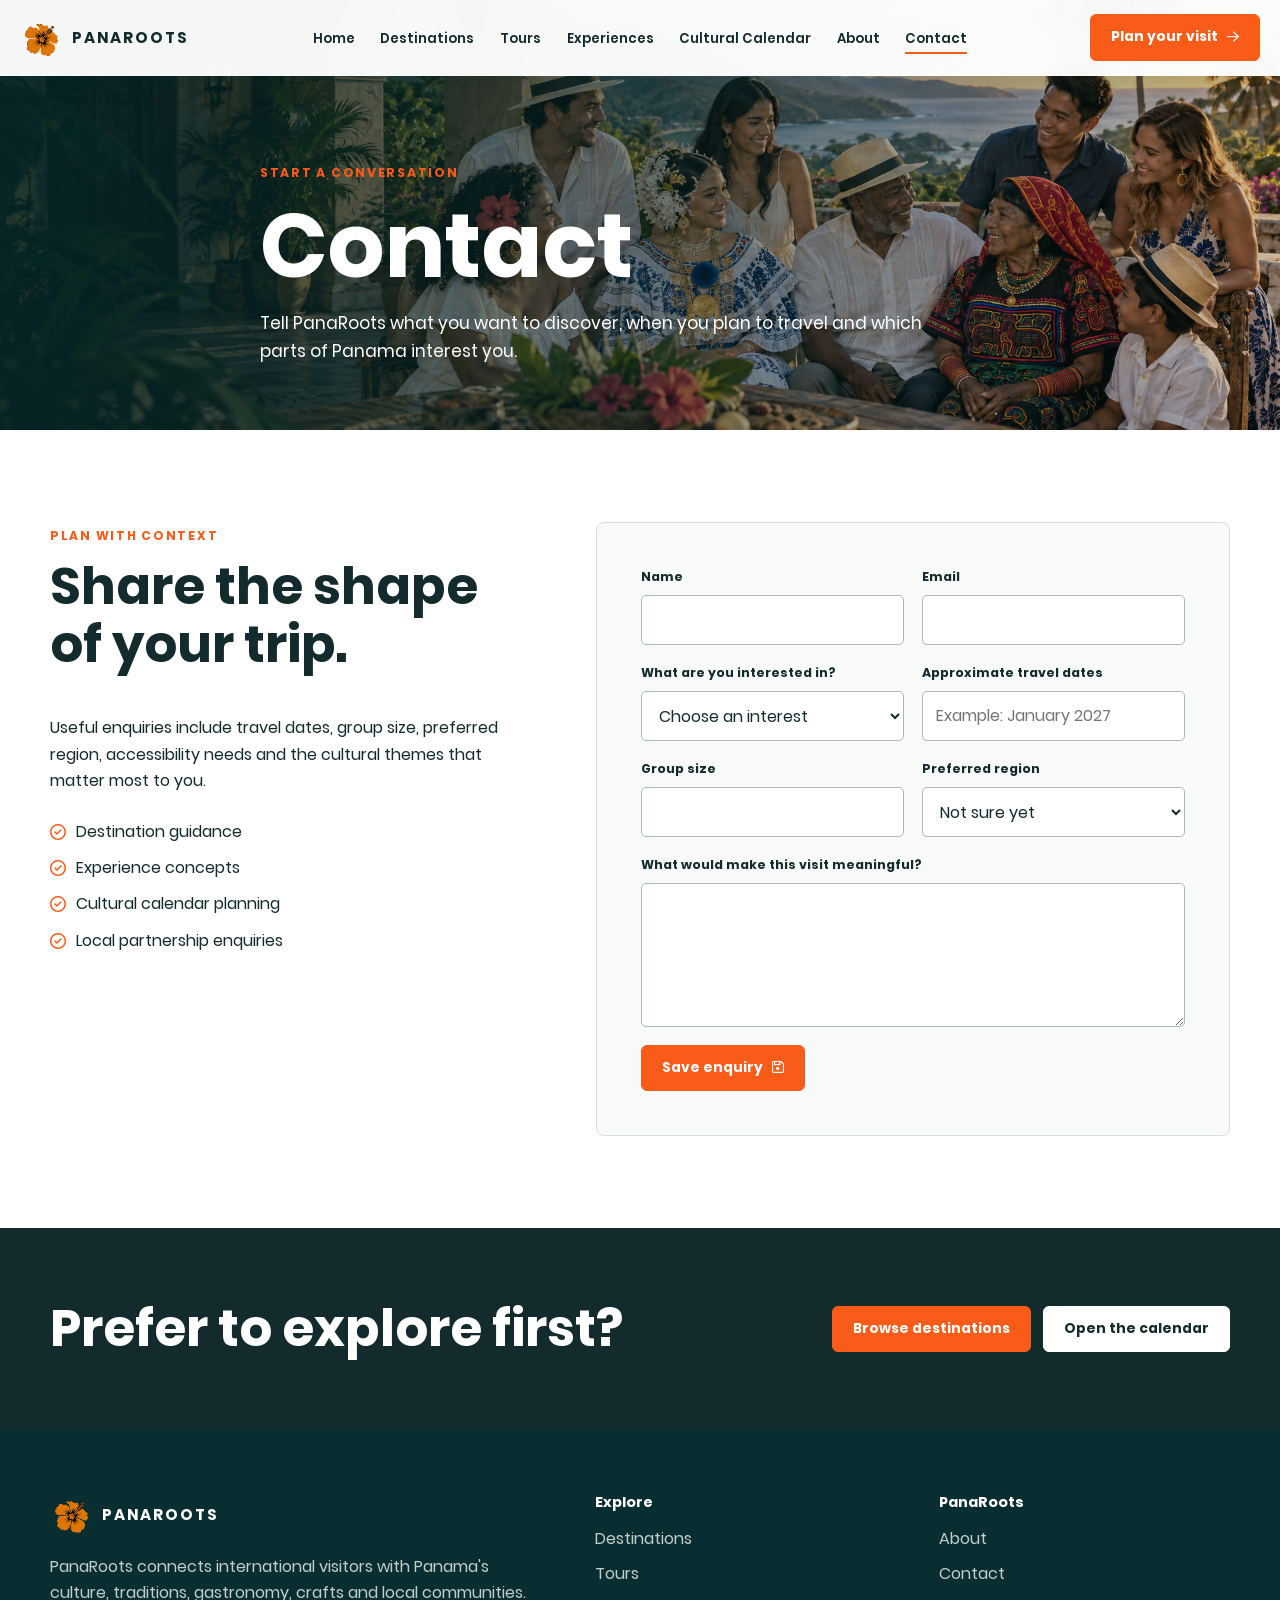
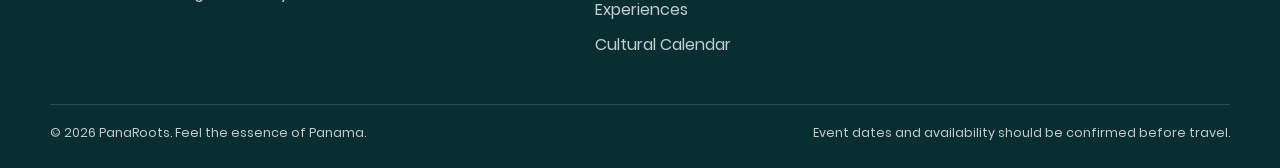
<file: pages/contact.html>
<!DOCTYPE html>
<html lang="en">
<head>
  <meta charset="UTF-8">
  <meta name="viewport" content="width=device-width, initial-scale=1">
  <meta name="description" content="Contact PanaRoots to discuss cultural experiences and travel planning in Panama.">
  <title>Contact | PanaRoots</title>
  <link rel="icon" type="image/png" href="../assets/media/favicon.png">
  <link rel="stylesheet" href="../assets/css/vendor/all.min.css">
  <link rel="stylesheet" href="../assets/css/panaroots.css">
</head>
<body data-page="contact" data-root="../" data-header="solid">
  <div data-site-header></div>

  <main id="main-content">
    <section class="page-hero">
      <img src="../assets/media/contact/panel.png" alt="Artisan presenting colorful textiles and crafts in Panama">
      <div class="container page-hero__content">
        <span class="eyebrow">Start a conversation</span>
        <h1>Contact</h1>
        <p>Tell PanaRoots what you want to discover, when you plan to travel and which parts of Panama interest you.</p>
      </div>
    </section>

    <section class="section">
      <div class="container contact-layout">
        <aside class="contact-aside">
          <span class="eyebrow">Plan with context</span>
          <h2>Share the shape of your trip.</h2>
          <p>Useful enquiries include travel dates, group size, preferred region, accessibility needs and the cultural themes that matter most to you.</p>
          <ul class="check-list">
            <li><i class="fa-regular fa-circle-check" aria-hidden="true"></i> Destination guidance</li>
            <li><i class="fa-regular fa-circle-check" aria-hidden="true"></i> Experience concepts</li>
            <li><i class="fa-regular fa-circle-check" aria-hidden="true"></i> Cultural calendar planning</li>
            <li><i class="fa-regular fa-circle-check" aria-hidden="true"></i> Local partnership enquiries</li>
          </ul>
        </aside>

        <form class="contact-form" data-contact-form>
          <div class="form-grid">
            <div class="field">
              <label for="contact-name">Name</label>
              <input id="contact-name" name="name" type="text" autocomplete="name" required>
            </div>
            <div class="field">
              <label for="contact-email">Email</label>
              <input id="contact-email" name="email" type="email" autocomplete="email" required>
            </div>
            <div class="field">
              <label for="contact-interest">What are you interested in?</label>
              <select id="contact-interest" name="interest" required>
                <option value="">Choose an interest</option>
                <option value="plan">Plan a cultural visit</option>
                <option value="crafts">Craft workshops</option>
                <option value="gastronomy">Gastronomic tours</option>
                <option value="festivities">Festivities and traditions</option>
                <option value="culture">Cultural tours</option>
                <option value="partnership">Local partnership</option>
              </select>
            </div>
            <div class="field">
              <label for="contact-dates">Approximate travel dates</label>
              <input id="contact-dates" name="travelDates" type="text" placeholder="Example: January 2027">
            </div>
            <div class="field">
              <label for="contact-group">Group size</label>
              <input id="contact-group" name="groupSize" type="number" min="1" max="50" inputmode="numeric">
            </div>
            <div class="field">
              <label for="contact-region">Preferred region</label>
              <select id="contact-region" name="region">
                <option value="">Not sure yet</option>
                <option value="panama-city">Panama City and the Canal</option>
                <option value="azuero">Azuero Peninsula</option>
                <option value="boquete">Boquete and Chiriqui</option>
                <option value="bocas">Bocas del Toro</option>
                <option value="caribbean">Caribbean Coast</option>
              </select>
            </div>
            <div class="field field--full">
              <label for="contact-message">What would make this visit meaningful?</label>
              <textarea id="contact-message" name="message" required></textarea>
            </div>
            <div class="field--full">
              <button class="button" type="submit">Save enquiry <i class="fa-regular fa-floppy-disk" aria-hidden="true"></i></button>
            </div>
          </div>
        </form>
      </div>
    </section>

    <section class="cta-band">
      <div class="container cta-band__inner">
        <h2>Prefer to explore first?</h2>
        <div class="button-row">
          <a class="button" href="destinations.html">Browse destinations</a>
          <a class="button button--light" href="calendar.html">Open the calendar</a>
        </div>
      </div>
    </section>
  </main>

  <div data-site-footer></div>
  <script src="../data/navigation.js"></script>
  <script src="../components/header.js"></script>
  <script src="../components/footer.js"></script>
  <script src="../assets/js/site.js"></script>
</body>
</html>
</file>
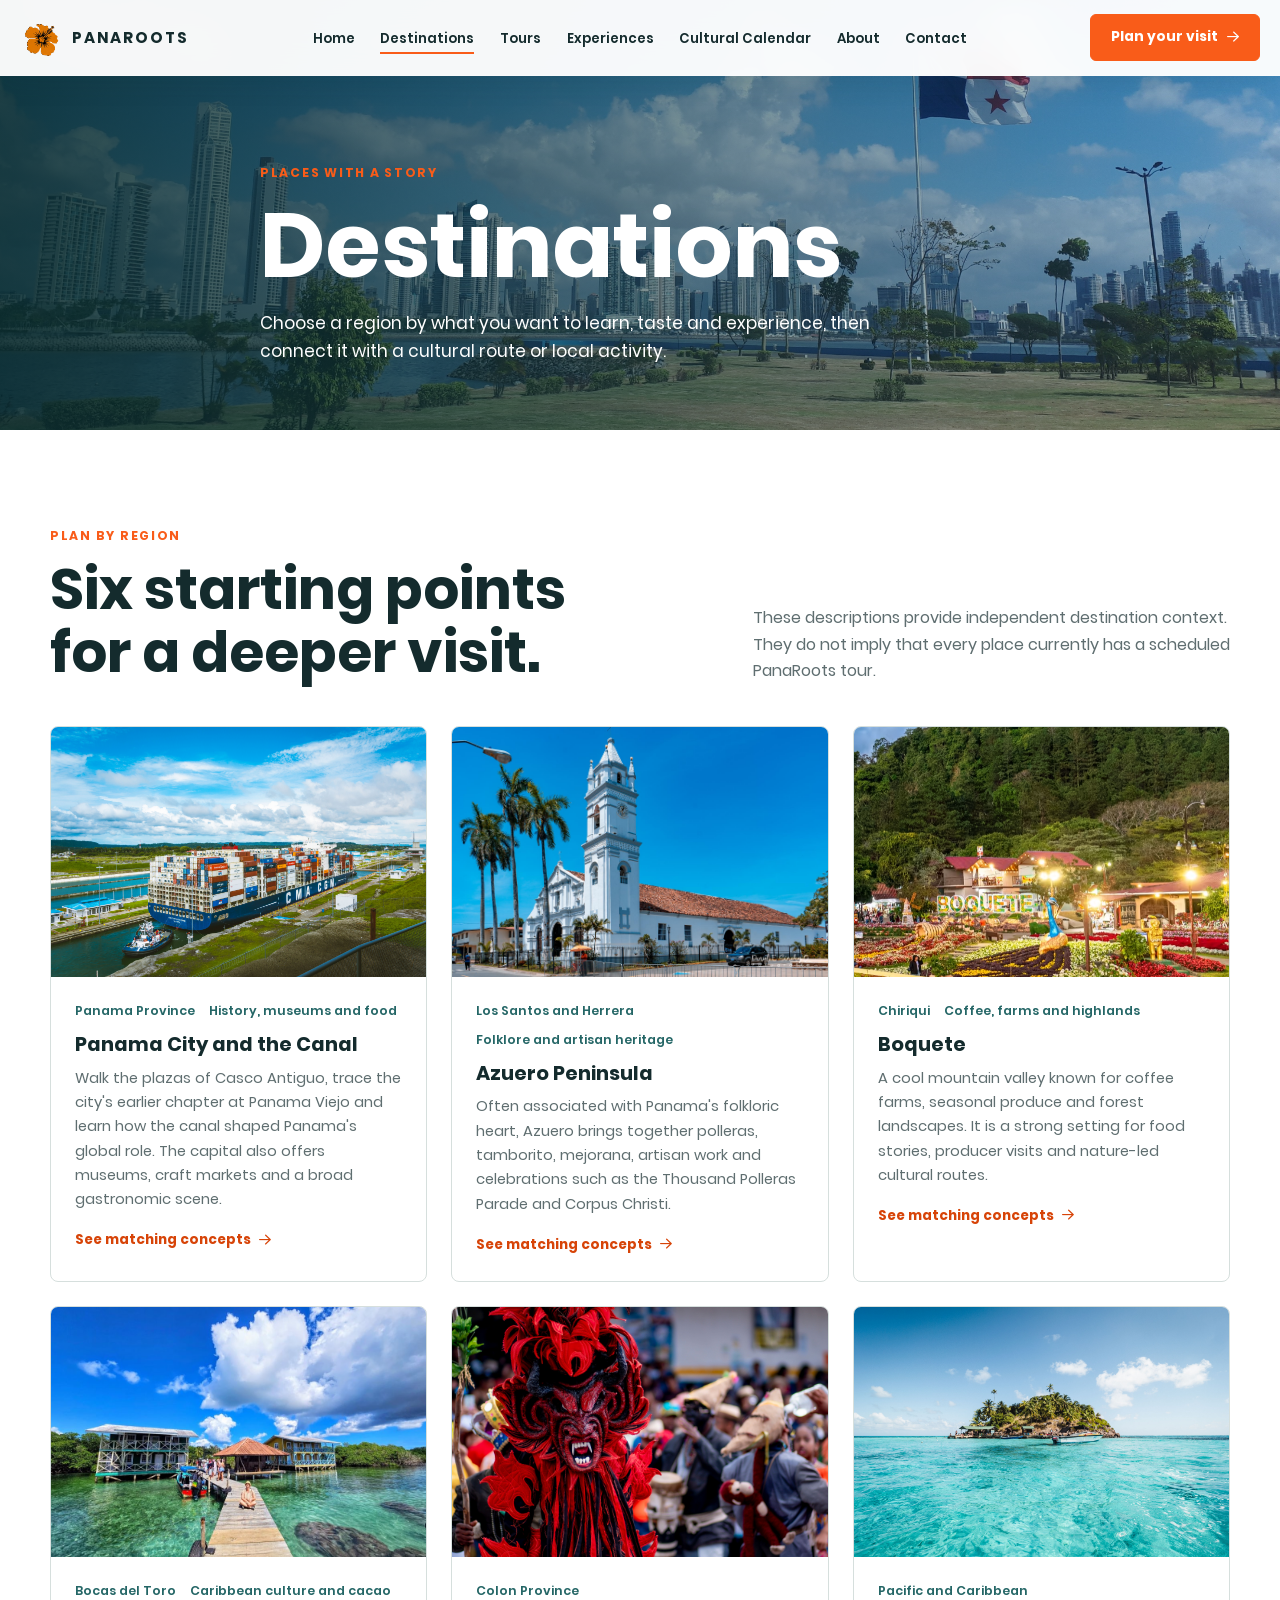
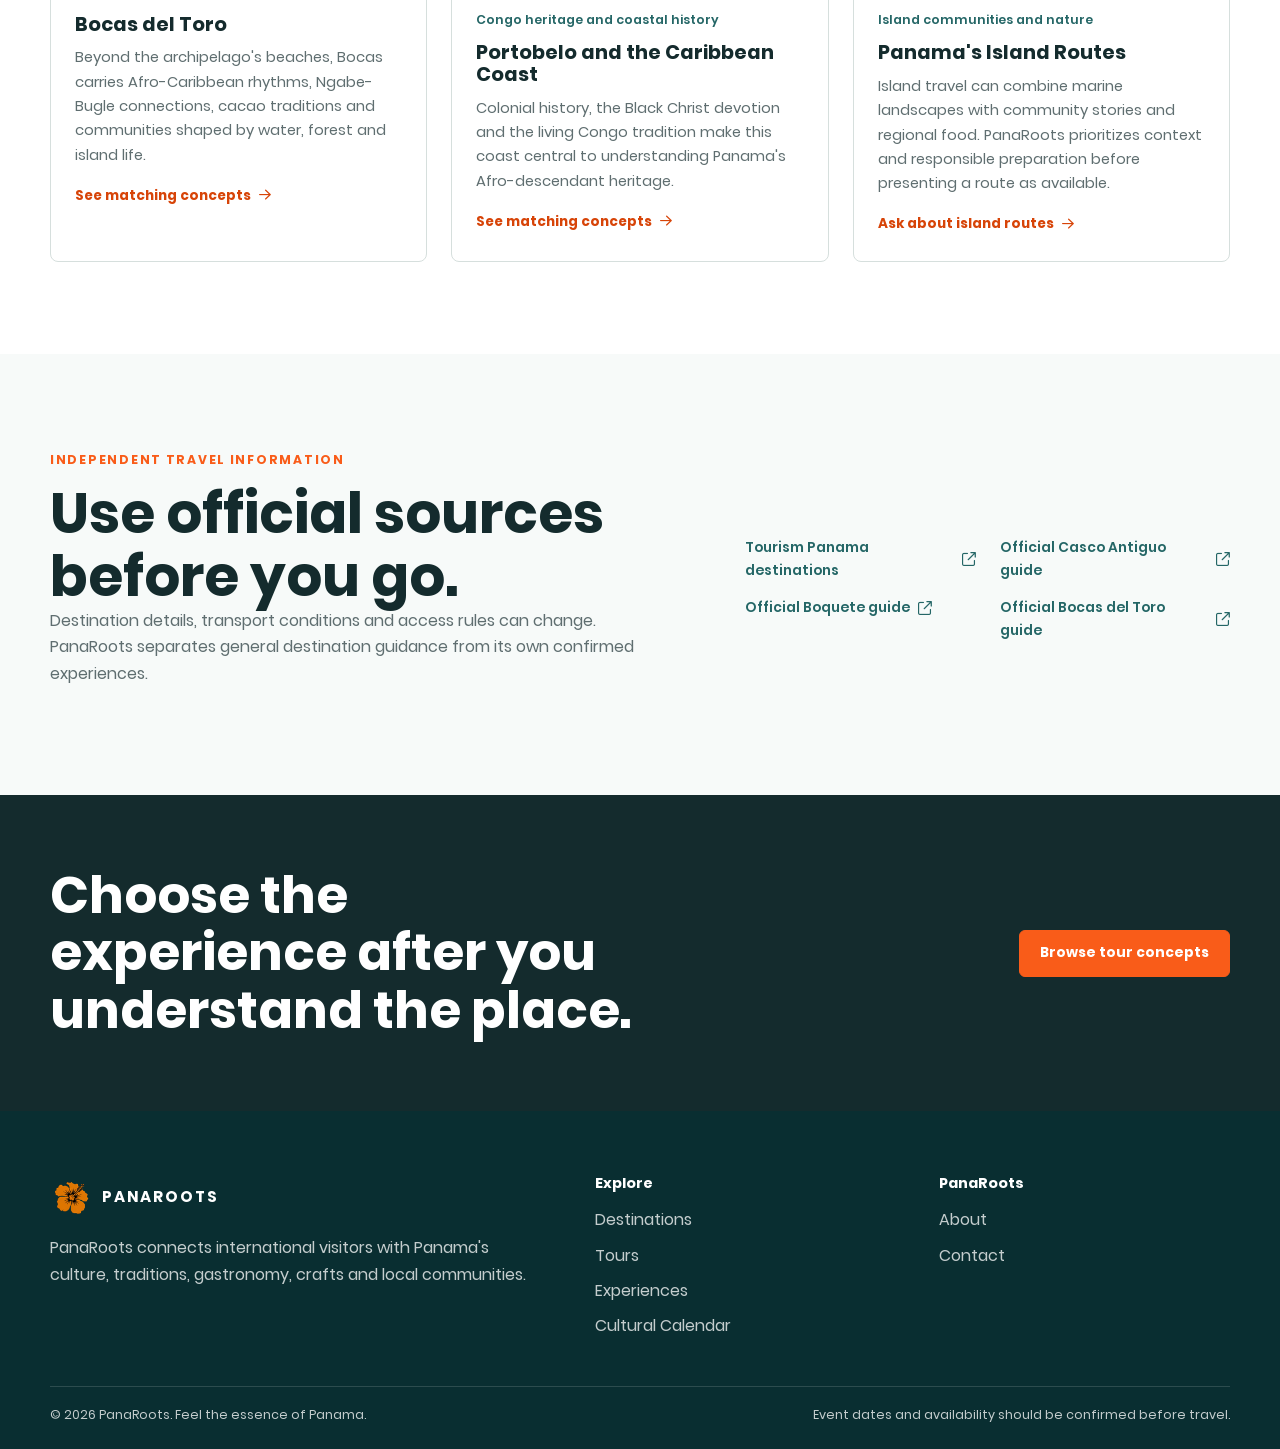
<file: pages/destinations.html>
<!DOCTYPE html>
<html lang="en">
<head>
  <meta charset="UTF-8">
  <meta name="viewport" content="width=device-width, initial-scale=1">
  <meta name="description" content="Explore Panama destinations through culture, history, food, crafts and local communities with PanaRoots.">
  <title>Destinations | PanaRoots</title>
  <link rel="icon" type="image/png" href="../assets/media/favicon.png">
  <link rel="stylesheet" href="../assets/css/vendor/all.min.css">
  <link rel="stylesheet" href="../assets/css/panaroots.css">
</head>
<body data-page="destinations" data-root="../" data-header="solid">
  <div data-site-header></div>

  <main id="main-content">
    <section class="page-hero">
      <img src="../assets/media/Destination/panel.jpg" alt="Clear water and forested islands off Panama's coast">
      <div class="container page-hero__content">
        <span class="eyebrow">Places with a story</span>
        <h1>Destinations</h1>
        <p>Choose a region by what you want to learn, taste and experience, then connect it with a cultural route or local activity.</p>
      </div>
    </section>

    <section class="section">
      <div class="container">
        <div class="section-heading">
          <div>
            <span class="eyebrow">Plan by region</span>
            <h2>Six starting points for a deeper visit.</h2>
          </div>
          <p>These descriptions provide independent destination context. They do not imply that every place currently has a scheduled PanaRoots tour.</p>
        </div>

        <div class="card-grid">
          <article class="destination-card" id="panama-city">
            <img class="destination-card__image" src="../assets/media/Home/Panama_Canal.jpg" alt="Container ship traveling through the Panama Canal">
            <div class="destination-card__body">
              <div class="card-meta"><span>Panama Province</span><span>History, museums and food</span></div>
              <h3>Panama City and the Canal</h3>
              <p>Walk the plazas of Casco Antiguo, trace the city's earlier chapter at Panama Viejo and learn how the canal shaped Panama's global role. The capital also offers museums, craft markets and a broad gastronomic scene.</p>
              <a class="text-link" href="tours.html?destination=panama-city">See matching concepts <i class="fa-regular fa-arrow-right" aria-hidden="true"></i></a>
            </div>
          </article>

          <article class="destination-card" id="azuero">
            <img class="destination-card__image" src="../assets/media/Home/Azuero.jpg" alt="Traditional dancers at a Panamanian folkloric celebration">
            <div class="destination-card__body">
              <div class="card-meta"><span>Los Santos and Herrera</span><span>Folklore and artisan heritage</span></div>
              <h3>Azuero Peninsula</h3>
              <p>Often associated with Panama's folkloric heart, Azuero brings together polleras, tamborito, mejorana, artisan work and celebrations such as the Thousand Polleras Parade and Corpus Christi.</p>
              <a class="text-link" href="tours.html?destination=azuero">See matching concepts <i class="fa-regular fa-arrow-right" aria-hidden="true"></i></a>
            </div>
          </article>

          <article class="destination-card" id="boquete">
            <img class="destination-card__image" src="../assets/media/Home/boquete.png" alt="Boquete gardens surrounded by green mountains">
            <div class="destination-card__body">
              <div class="card-meta"><span>Chiriqui</span><span>Coffee, farms and highlands</span></div>
              <h3>Boquete</h3>
              <p>A cool mountain valley known for coffee farms, seasonal produce and forest landscapes. It is a strong setting for food stories, producer visits and nature-led cultural routes.</p>
              <a class="text-link" href="tours.html?destination=boquete">See matching concepts <i class="fa-regular fa-arrow-right" aria-hidden="true"></i></a>
            </div>
          </article>

          <article class="destination-card" id="bocas">
            <img class="destination-card__image" src="../assets/media/Destination/bocas.jpeg" alt="Visitor standing in clear Caribbean water in Panama">
            <div class="destination-card__body">
              <div class="card-meta"><span>Bocas del Toro</span><span>Caribbean culture and cacao</span></div>
              <h3>Bocas del Toro</h3>
              <p>Beyond the archipelago's beaches, Bocas carries Afro-Caribbean rhythms, Ngabe-Bugle connections, cacao traditions and communities shaped by water, forest and island life.</p>
              <a class="text-link" href="tours.html?destination=bocas">See matching concepts <i class="fa-regular fa-arrow-right" aria-hidden="true"></i></a>
            </div>
          </article>

          <article class="destination-card" id="caribbean">
            <img class="destination-card__image" src="../assets/media/Destination/portobelo.jpg" alt="Masked traditional dancer at a festival in Panama">
            <div class="destination-card__body">
              <div class="card-meta"><span>Colon Province</span><span>Congo heritage and coastal history</span></div>
              <h3>Portobelo and the Caribbean Coast</h3>
              <p>Colonial history, the Black Christ devotion and the living Congo tradition make this coast central to understanding Panama's Afro-descendant heritage.</p>
              <a class="text-link" href="tours.html?destination=caribbean">See matching concepts <i class="fa-regular fa-arrow-right" aria-hidden="true"></i></a>
            </div>
          </article>

          <article class="destination-card" id="islands">
            <img class="destination-card__image" src="../assets/media/Destination/island.jpg" alt="Boat on a quiet tropical shore in Panama">
            <div class="destination-card__body">
              <div class="card-meta"><span>Pacific and Caribbean</span><span>Island communities and nature</span></div>
              <h3>Panama's Island Routes</h3>
              <p>Island travel can combine marine landscapes with community stories and regional food. PanaRoots prioritizes context and responsible preparation before presenting a route as available.</p>
              <a class="text-link" href="contact.html?interest=plan">Ask about island routes <i class="fa-regular fa-arrow-right" aria-hidden="true"></i></a>
            </div>
          </article>
        </div>
      </div>
    </section>

    <section class="section section--soft">
      <div class="container split-layout">
        <div class="content-copy">
          <span class="eyebrow">Independent travel information</span>
          <h2>Use official sources before you go.</h2>
          <p>Destination details, transport conditions and access rules can change. PanaRoots separates general destination guidance from its own confirmed experiences.</p>
        </div>
        <ul class="source-list">
          <li><a href="https://www.tourismpanama.com/places-to-visit/" target="_blank" rel="noopener">Tourism Panama destinations <i class="fa-regular fa-arrow-up-right-from-square" aria-hidden="true"></i></a></li>
          <li><a href="https://www.tourismpanama.com/places-to-visit/panama-city/things-to-do/historical-sites/casco-antiguo/" target="_blank" rel="noopener">Official Casco Antiguo guide <i class="fa-regular fa-arrow-up-right-from-square" aria-hidden="true"></i></a></li>
          <li><a href="https://www.tourismpanama.com/places-to-visit/boquete/" target="_blank" rel="noopener">Official Boquete guide <i class="fa-regular fa-arrow-up-right-from-square" aria-hidden="true"></i></a></li>
          <li><a href="https://www.tourismpanama.com/places-to-visit/bocas-del-toro/" target="_blank" rel="noopener">Official Bocas del Toro guide <i class="fa-regular fa-arrow-up-right-from-square" aria-hidden="true"></i></a></li>
        </ul>
      </div>
    </section>

    <section class="cta-band">
      <div class="container cta-band__inner">
        <h2>Choose the experience after you understand the place.</h2>
        <a class="button" href="tours.html">Browse tour concepts</a>
      </div>
    </section>
  </main>

  <div data-site-footer></div>
  <script src="../data/navigation.js"></script>
  <script src="../components/header.js"></script>
  <script src="../components/footer.js"></script>
  <script src="../assets/js/site.js"></script>
</body>
</html>
</file>
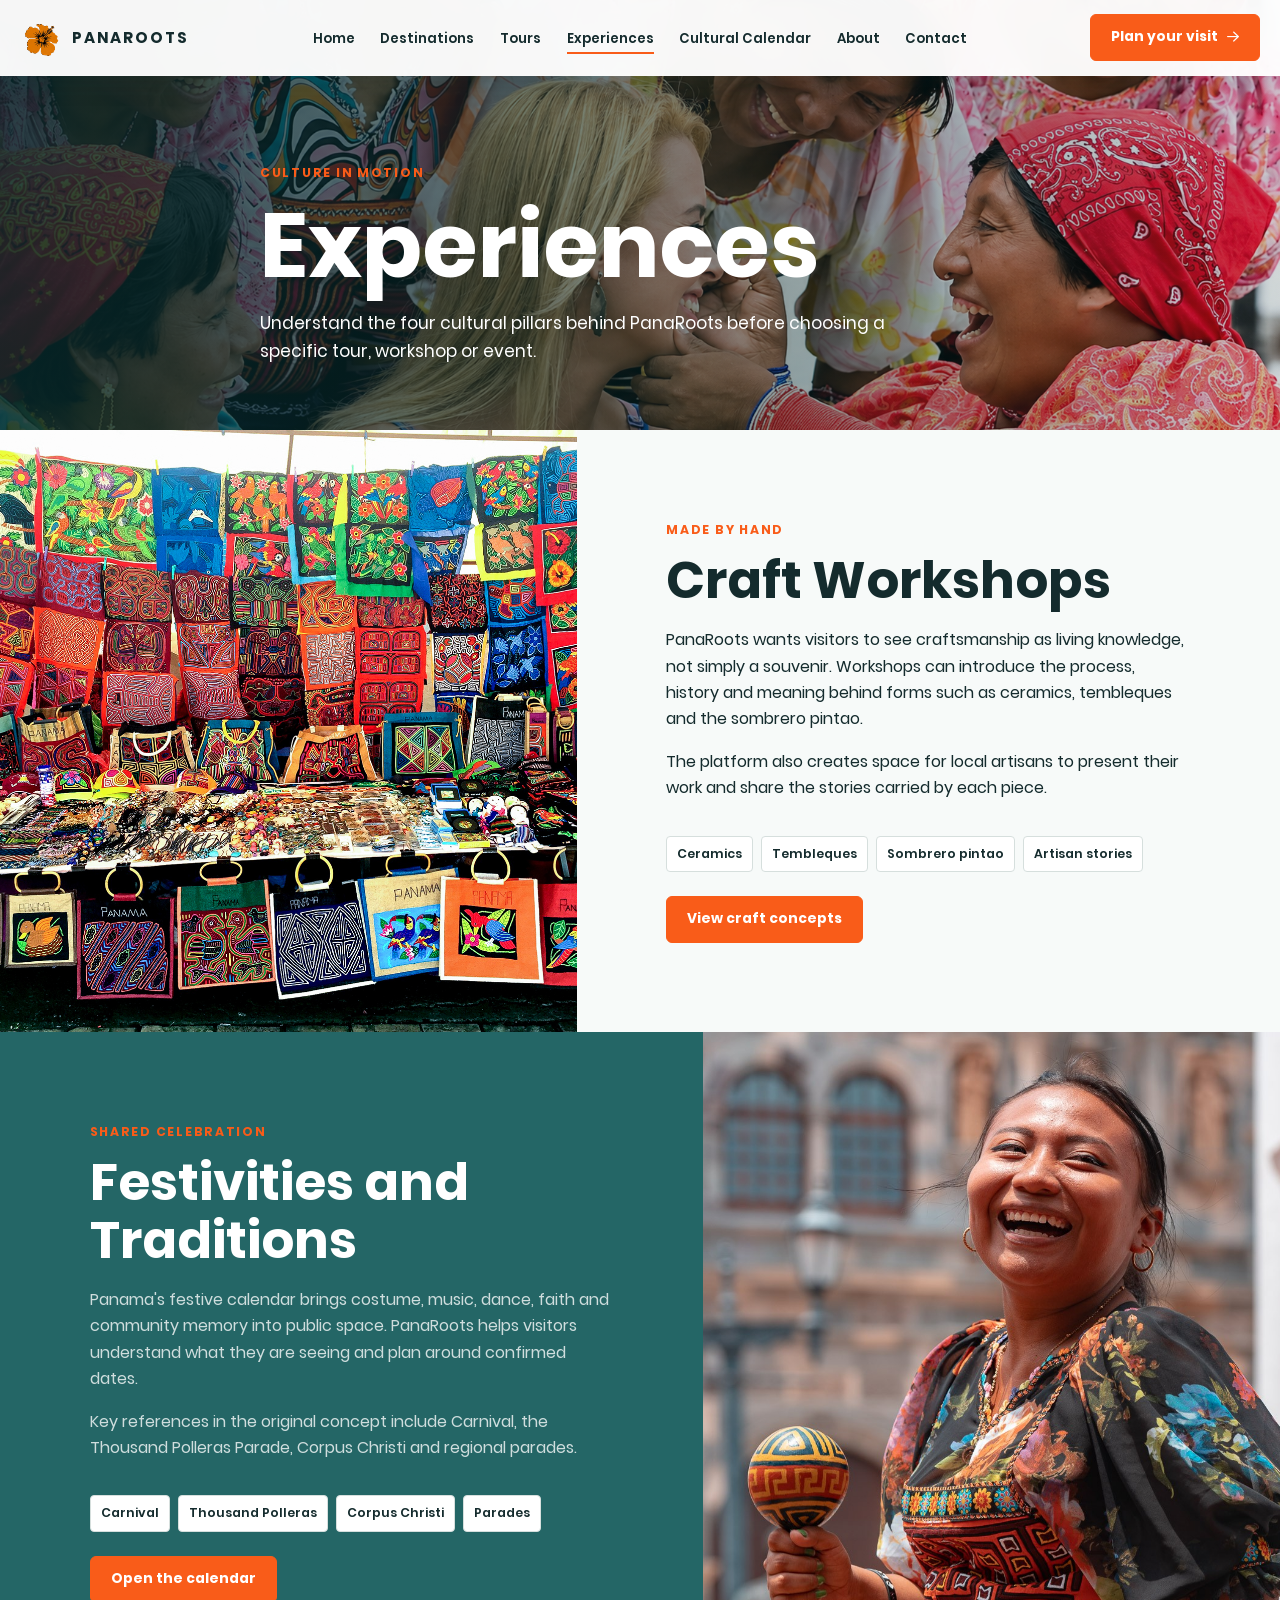
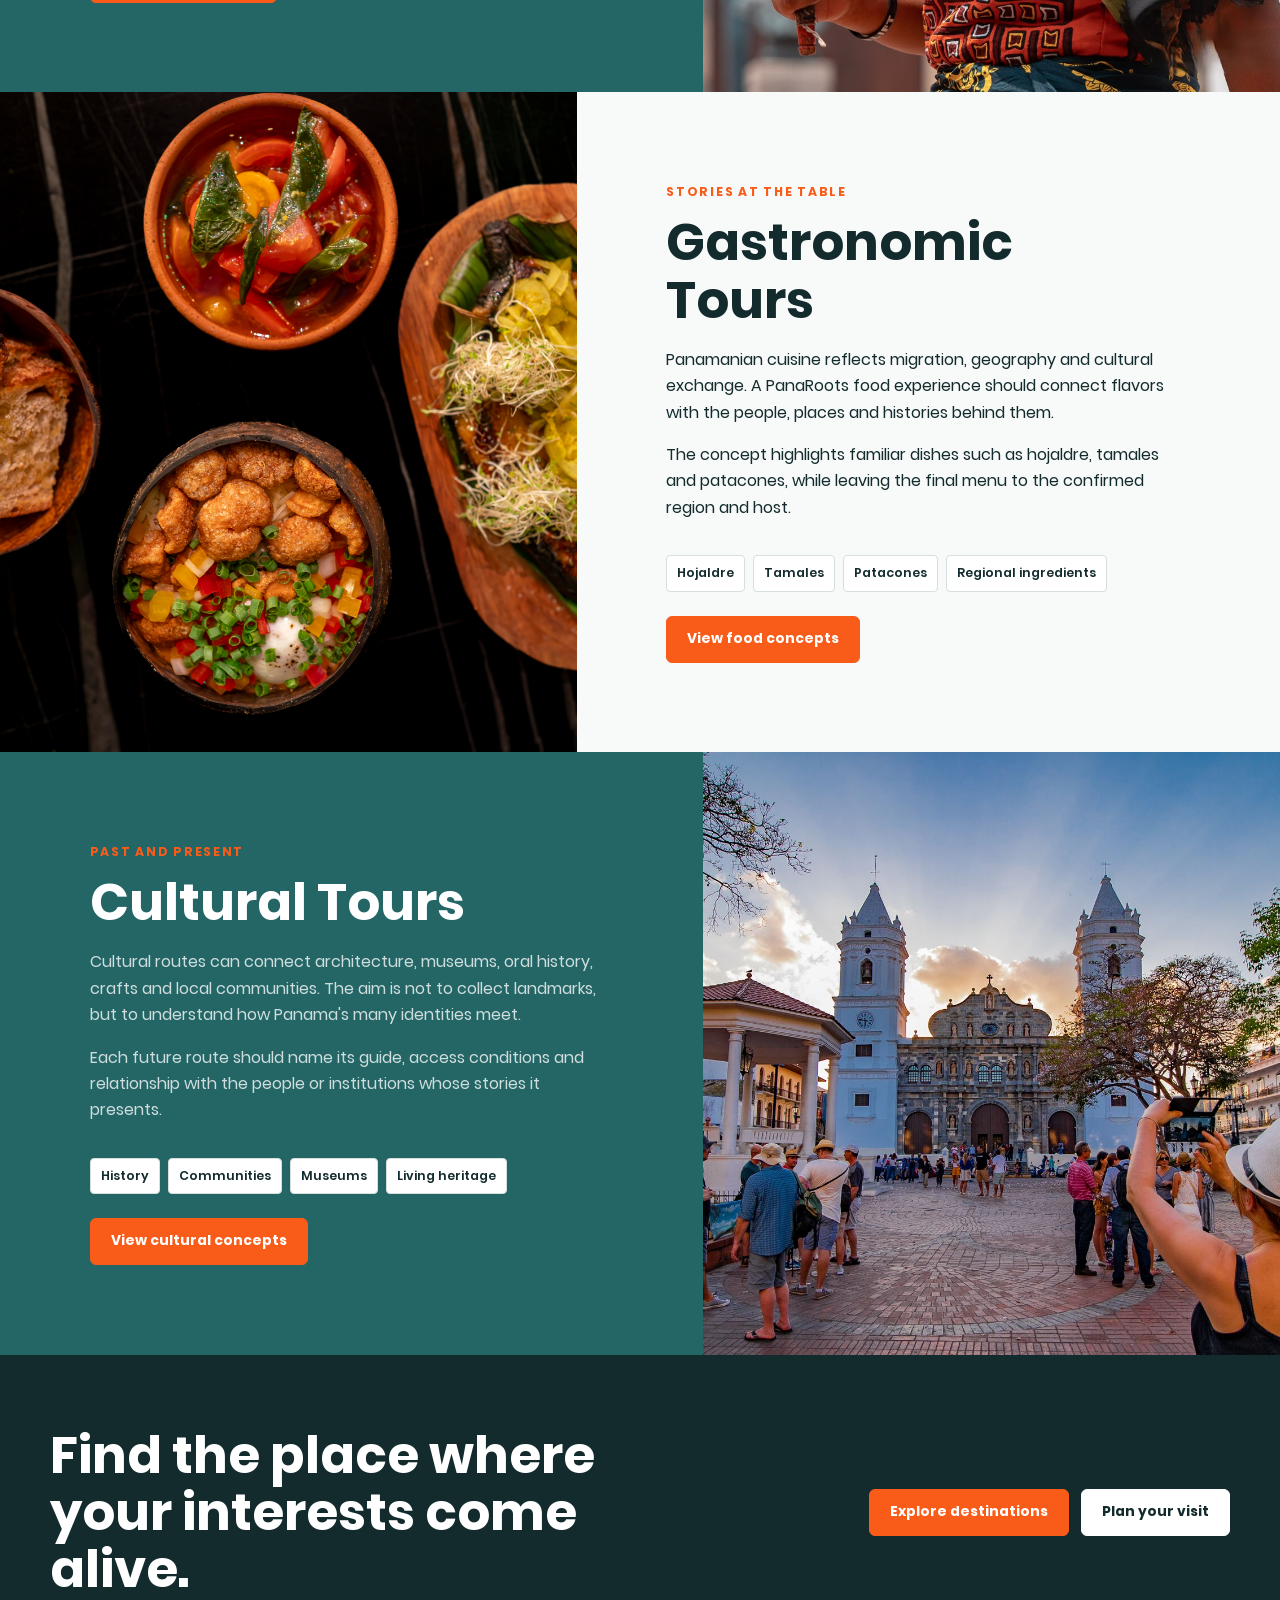
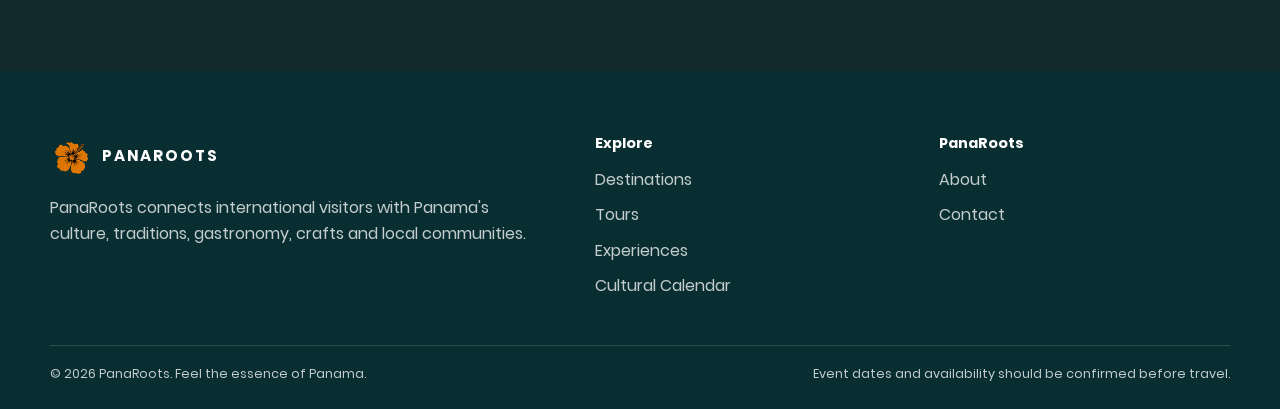
<file: pages/experiences.html>
<!DOCTYPE html>
<html lang="en">
<head>
  <meta charset="UTF-8">
  <meta name="viewport" content="width=device-width, initial-scale=1">
  <meta name="description" content="Discover the craft, festival, food and cultural experiences that define the PanaRoots concept.">
  <title>Experiences | PanaRoots</title>
  <link rel="icon" type="image/png" href="../assets/media/favicon.png">
  <link rel="stylesheet" href="../assets/css/vendor/all.min.css">
  <link rel="stylesheet" href="../assets/css/panaroots.css">
</head>
<body data-page="experiences" data-root="../" data-header="solid">
  <div data-site-header></div>

  <main id="main-content">
    <section class="page-hero">
      <img src="../assets/media/Experiences/panel.png" alt="Traditional masked dancer at a cultural celebration in Panama">
      <div class="container page-hero__content">
        <span class="eyebrow">Culture in motion</span>
        <h1>Experiences</h1>
        <p>Understand the four cultural pillars behind PanaRoots before choosing a specific tour, workshop or event.</p>
      </div>
    </section>

    <section aria-label="PanaRoots experience themes">
      <article class="experience-row" id="crafts">
        <div class="experience-row__media">
          <img src="../assets/media/Experiences/1.jpg" alt="Woman wearing a pollera with traditional Panamanian jewelry and tembleques">
        </div>
        <div class="experience-row__content">
          <span class="eyebrow">Made by hand</span>
          <h2>Craft Workshops</h2>
          <p>PanaRoots wants visitors to see craftsmanship as living knowledge, not simply a souvenir. Workshops can introduce the process, history and meaning behind forms such as ceramics, tembleques and the sombrero pintao.</p>
          <p>The platform also creates space for local artisans to present their work and share the stories carried by each piece.</p>
          <ul class="tag-list">
            <li>Ceramics</li>
            <li>Tembleques</li>
            <li>Sombrero pintao</li>
            <li>Artisan stories</li>
          </ul>
          <div class="button-row" style="margin-top: 24px;"><a class="button" href="tours.html?experience=crafts">View craft concepts</a></div>
        </div>
      </article>

      <article class="experience-row" id="festivities">
        <div class="experience-row__media">
          <img src="../assets/media/Experiences/2.jpg" alt="Panamanian folkloric dancers and musicians in a public celebration">
        </div>
        <div class="experience-row__content">
          <span class="eyebrow">Shared celebration</span>
          <h2>Festivities and Traditions</h2>
          <p>Panama's festive calendar brings costume, music, dance, faith and community memory into public space. PanaRoots helps visitors understand what they are seeing and plan around confirmed dates.</p>
          <p>Key references in the original concept include Carnival, the Thousand Polleras Parade, Corpus Christi and regional parades.</p>
          <ul class="tag-list">
            <li>Carnival</li>
            <li>Thousand Polleras</li>
            <li>Corpus Christi</li>
            <li>Parades</li>
          </ul>
          <div class="button-row" style="margin-top: 24px;"><a class="button" href="calendar.html">Open the calendar</a></div>
        </div>
      </article>

      <article class="experience-row" id="gastronomy">
        <div class="experience-row__media">
          <img src="../assets/media/Experiences/3.jpg" alt="Panamanian hojaldres served with a traditional accompaniment">
        </div>
        <div class="experience-row__content">
          <span class="eyebrow">Stories at the table</span>
          <h2>Gastronomic Tours</h2>
          <p>Panamanian cuisine reflects migration, geography and cultural exchange. A PanaRoots food experience should connect flavors with the people, places and histories behind them.</p>
          <p>The concept highlights familiar dishes such as hojaldre, tamales and patacones, while leaving the final menu to the confirmed region and host.</p>
          <ul class="tag-list">
            <li>Hojaldre</li>
            <li>Tamales</li>
            <li>Patacones</li>
            <li>Regional ingredients</li>
          </ul>
          <div class="button-row" style="margin-top: 24px;"><a class="button" href="tours.html?experience=gastronomy">View food concepts</a></div>
        </div>
      </article>

      <article class="experience-row" id="culture">
        <div class="experience-row__media">
          <img src="../assets/media/Experiences/4.jpeg" alt="Historic ruins at Panama Viejo">
        </div>
        <div class="experience-row__content">
          <span class="eyebrow">Past and present</span>
          <h2>Cultural Tours</h2>
          <p>Cultural routes can connect architecture, museums, oral history, crafts and local communities. The aim is not to collect landmarks, but to understand how Panama's many identities meet.</p>
          <p>Each future route should name its guide, access conditions and relationship with the people or institutions whose stories it presents.</p>
          <ul class="tag-list">
            <li>History</li>
            <li>Communities</li>
            <li>Museums</li>
            <li>Living heritage</li>
          </ul>
          <div class="button-row" style="margin-top: 24px;"><a class="button" href="tours.html?experience=culture">View cultural concepts</a></div>
        </div>
      </article>
    </section>

    <section class="cta-band">
      <div class="container cta-band__inner">
        <h2>Find the place where your interests come alive.</h2>
        <div class="button-row">
          <a class="button" href="destinations.html">Explore destinations</a>
          <a class="button button--light" href="contact.html?interest=plan">Plan your visit</a>
        </div>
      </div>
    </section>
  </main>

  <div data-site-footer></div>
  <script src="../data/navigation.js"></script>
  <script src="../components/header.js"></script>
  <script src="../components/footer.js"></script>
  <script src="../assets/js/site.js"></script>
</body>
</html>
</file>
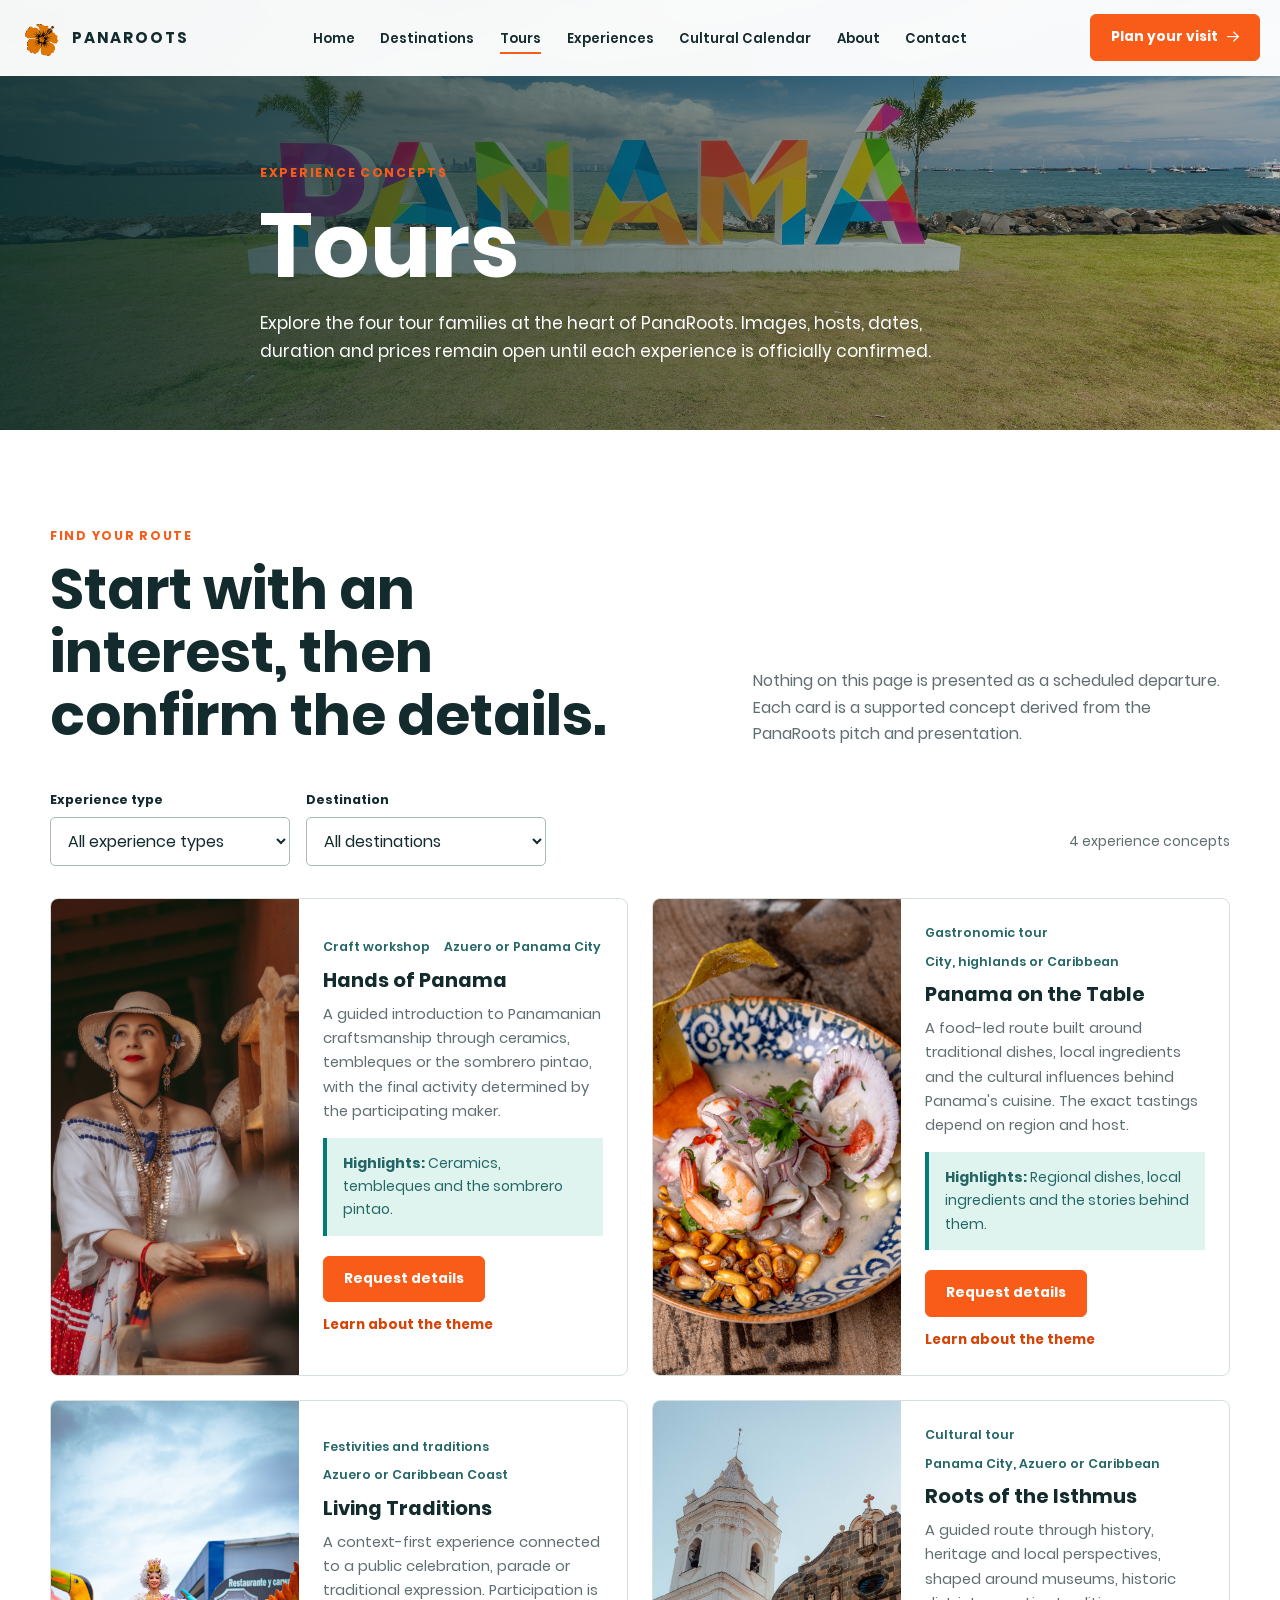
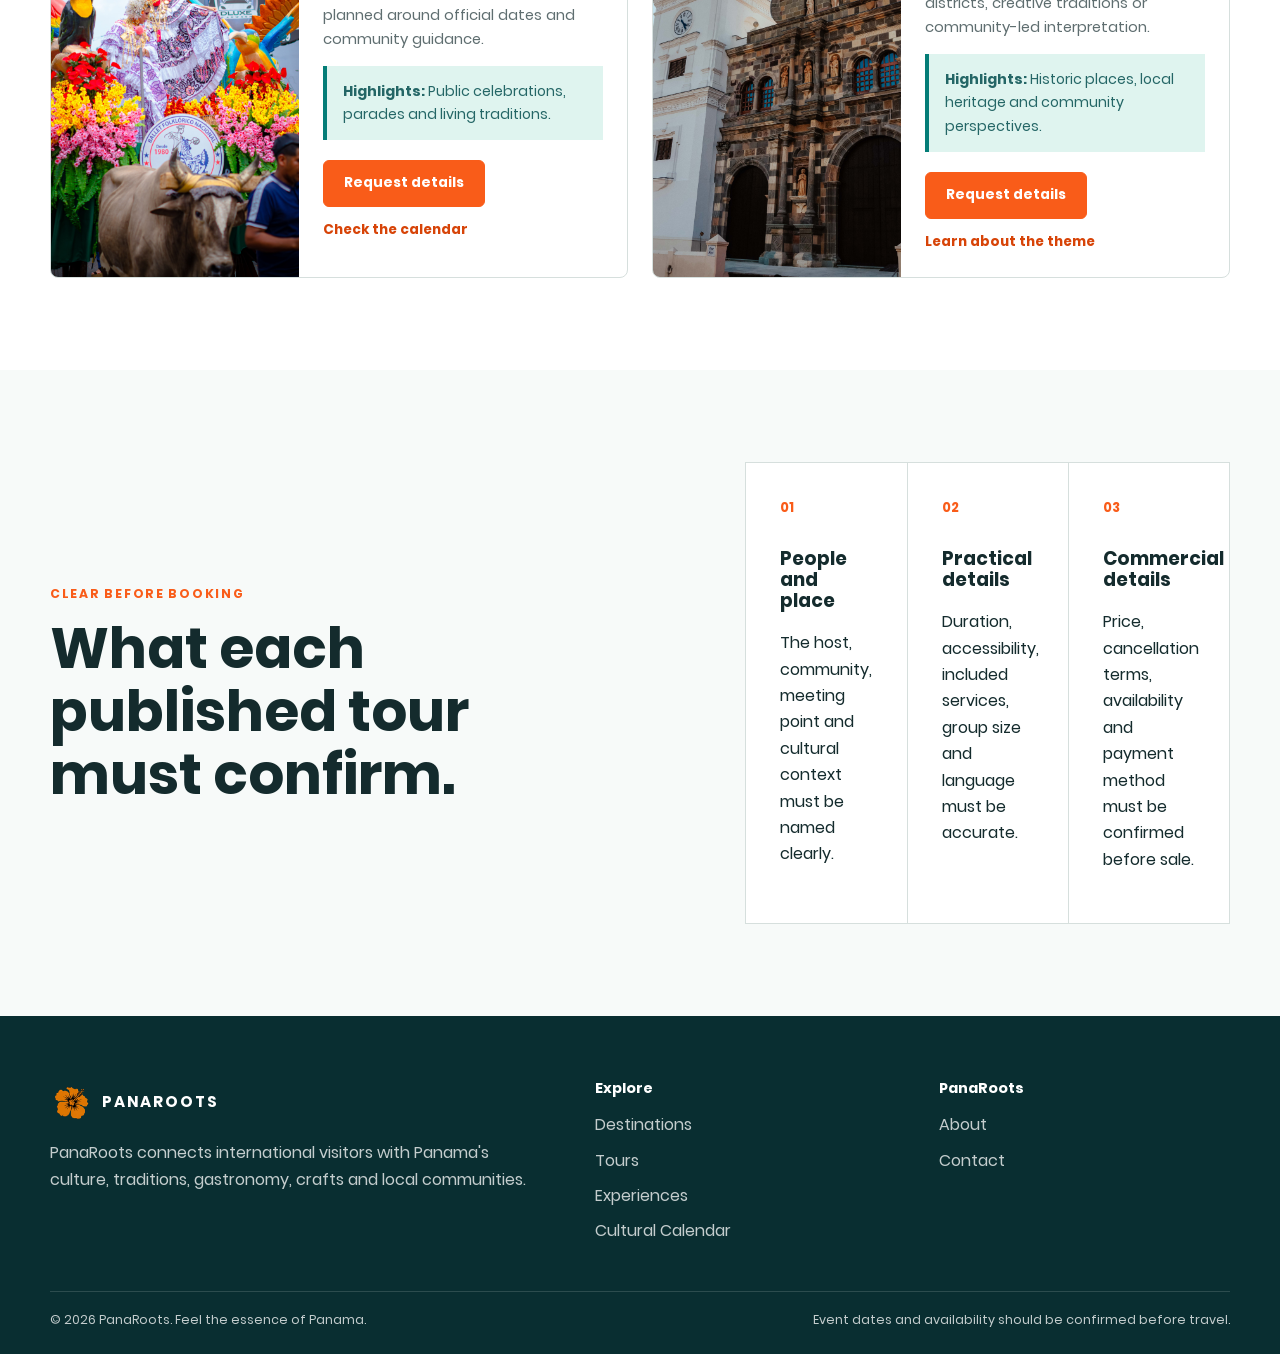
<file: pages/tours.html>
<!DOCTYPE html>
<html lang="en">
<head>
  <meta charset="UTF-8">
  <meta name="viewport" content="width=device-width, initial-scale=1">
  <meta name="description" content="Explore PanaRoots cultural tour and experience concepts across Panama without unconfirmed prices or schedules.">
  <title>Tours | PanaRoots</title>
  <link rel="icon" type="image/png" href="../assets/media/favicon.png">
  <link rel="stylesheet" href="../assets/css/vendor/all.min.css">
  <link rel="stylesheet" href="../assets/css/panaroots.css">
</head>
<body data-page="tours" data-root="../" data-header="solid">
  <div data-site-header></div>

  <main id="main-content">
    <section class="page-hero">
      <img src="../assets/media/Tours/panama.jpg" alt="Panamanian dancers celebrating in colorful traditional dress">
      <div class="container page-hero__content">
        <span class="eyebrow">Experience concepts</span>
        <h1>Tours</h1>
        <p>Explore the four tour families at the heart of PanaRoots. Images, hosts, dates, duration and prices remain open until each experience is officially confirmed.</p>
      </div>
    </section>

    <section class="section">
      <div class="container">
        <div class="section-heading">
          <div>
            <span class="eyebrow">Find your route</span>
            <h2>Start with an interest, then confirm the details.</h2>
          </div>
          <p>Nothing on this page is presented as a scheduled departure. Each card is a supported concept derived from the PanaRoots pitch and presentation.</p>
        </div>

        <form class="tour-toolbar" data-tour-filters aria-label="Filter tour concepts">
          <div class="field">
            <label for="tour-category">Experience type</label>
            <select id="tour-category" name="category">
              <option value="">All experience types</option>
              <option value="crafts">Craft workshops</option>
              <option value="gastronomy">Gastronomic tours</option>
              <option value="festivities">Festivities and traditions</option>
              <option value="culture">Cultural tours</option>
            </select>
          </div>
          <div class="field">
            <label for="tour-destination">Destination</label>
            <select id="tour-destination" name="destination">
              <option value="">All destinations</option>
              <option value="panama-city">Panama City</option>
              <option value="azuero">Azuero Peninsula</option>
              <option value="boquete">Boquete</option>
              <option value="bocas">Bocas del Toro</option>
              <option value="caribbean">Caribbean Coast</option>
            </select>
          </div>
          <p class="result-count" data-tour-count aria-live="polite"></p>
        </form>

        <div class="tour-grid" id="tour-list">
          <article class="tour-card" data-tour-card data-category="crafts" data-destinations="azuero panama-city">
            <div class="tour-card__media">
              <img src="../assets/media/Tours/1.jpg" alt="Craft workshop in Panama">
            </div>
            <div class="tour-card__body">
              <div class="card-meta"><span>Craft workshop</span><span>Azuero or Panama City</span></div>
              <h3>Hands of Panama</h3>
              <p>A guided introduction to Panamanian craftsmanship through ceramics, tembleques or the sombrero pintao, with the final activity determined by the participating maker.</p>
              <div class="status-note"><strong>Highlights:</strong> Ceramics, tembleques and the sombrero pintao.</div>
              <div class="button-row" style="margin-top: 20px;">
                <a class="button" href="contact.html?interest=crafts">Request details</a>
                <a class="text-link" href="experiences.html#crafts">Learn about the theme</a>
              </div>
            </div>
          </article>

          <article class="tour-card" data-tour-card data-category="gastronomy" data-destinations="panama-city boquete bocas">
            <div class="tour-card__media">
              <img src="../assets/media/Tours/2.jpg" alt="Panamanian gastronomic experience">
            </div>
            <div class="tour-card__body">
              <div class="card-meta"><span>Gastronomic tour</span><span>City, highlands or Caribbean</span></div>
              <h3>Panama on the Table</h3>
              <p>A food-led route built around traditional dishes, local ingredients and the cultural influences behind Panama's cuisine. The exact tastings depend on region and host.</p>
              <div class="status-note"><strong>Highlights:</strong> Regional dishes, local ingredients and the stories behind them.</div>
              <div class="button-row" style="margin-top: 20px;">
                <a class="button" href="contact.html?interest=gastronomy">Request details</a>
                <a class="text-link" href="experiences.html#gastronomy">Learn about the theme</a>
              </div>
            </div>
          </article>

          <article class="tour-card" data-tour-card data-category="festivities" data-destinations="azuero caribbean">
            <div class="tour-card__media">
              <img src="../assets/media/Tours/3.jpg" alt="Traditional celebration in Panama">
            </div>
            <div class="tour-card__body">
              <div class="card-meta">
                <span>Festivities and traditions</span>
                <span>Azuero or Caribbean Coast</span>
              </div>
              <h3>Living Traditions</h3>
              <p>A context-first experience connected to a public celebration, parade or traditional expression. Participation is planned around official dates and community guidance.</p>
              <div class="status-note"><strong>Highlights:</strong> Public celebrations, parades and living traditions.</div>
              <div class="button-row" style="margin-top: 20px;">
                <a class="button" href="contact.html?interest=festivities">Request details</a>
                <a class="text-link" href="calendar.html">Check the calendar</a>
              </div>
            </div>
          </article>

          <article class="tour-card" data-tour-card data-category="culture" data-destinations="panama-city azuero caribbean">
            <div class="tour-card__media">
              <img src="../assets/media/Tours/4.jpg" alt="Cultural route in Panama">
            </div>
            <div class="tour-card__body">
              <div class="card-meta"><span>Cultural tour</span><span>Panama City, Azuero or Caribbean</span></div>
              <h3>Roots of the Isthmus</h3>
              <p>A guided route through history, heritage and local perspectives, shaped around museums, historic districts, creative traditions or community-led interpretation.</p>
              <div class="status-note"><strong>Highlights:</strong> Historic places, local heritage and community perspectives.</div>
              <div class="button-row" style="margin-top: 20px;">
                <a class="button" href="contact.html?interest=culture">Request details</a>
                <a class="text-link" href="experiences.html#culture">Learn about the theme</a>
              </div>
            </div>
          </article>

          <p class="empty-state" data-tour-empty hidden>No tour concepts match both filters. Try another destination or experience type.</p>
        </div>
      </div>
    </section>

    <section class="section section--soft">
      <div class="container split-layout">
        <div class="content-copy">
          <span class="eyebrow">Clear before booking</span>
          <h2>What each published tour must confirm.</h2>
        </div>
        <div class="principles">
          <article class="principle"><h3>People and place</h3><p>The host, community, meeting point and cultural context must be named clearly.</p></article>
          <article class="principle"><h3>Practical details</h3><p>Duration, accessibility, included services, group size and language must be accurate.</p></article>
          <article class="principle"><h3>Commercial details</h3><p>Price, cancellation terms, availability and payment method must be confirmed before sale.</p></article>
        </div>
      </div>
    </section>
  </main>

  <div data-site-footer></div>
  <script src="../data/navigation.js"></script>
  <script src="../components/header.js"></script>
  <script src="../components/footer.js"></script>
  <script src="../assets/js/site.js"></script>
</body>
</html>
</file>
<file: assets/css/panaroots.css>
@font-face {
  font-family: "Poppins";
  src: url("webfonts/Poppins-Regular.ttf") format("truetype");
  font-style: normal;
  font-weight: 400;
  font-display: swap;
}

@font-face {
  font-family: "Poppins";
  src: url("webfonts/Poppins-SemiBold.ttf") format("truetype");
  font-style: normal;
  font-weight: 600;
  font-display: swap;
}

@font-face {
  font-family: "Poppins";
  src: url("webfonts/Poppins-Bold.ttf") format("truetype");
  font-style: normal;
  font-weight: 700;
  font-display: swap;
}

:root {
  --orange: #f95c19;
  --orange-dark: #d74408;
  --teal: #047d77;
  --teal-dark: #246666;
  --teal-soft: #dff4ef;
  --ink: #142b2d;
  --muted: #5f6e70;
  --line: #d6dfdd;
  --paper: #f7faf9;
  --white: #ffffff;
  --shadow: 0 18px 50px rgba(11, 54, 55, 0.12);
  --content: 1180px;
  --header-height: 76px;
}

*,
*::before,
*::after {
  box-sizing: border-box;
}

html {
  scroll-behavior: smooth;
}

body {
  margin: 0;
  color: var(--ink);
  background: var(--white);
  font-family: "Poppins", Arial, sans-serif;
  font-size: 16px;
  line-height: 1.65;
  letter-spacing: 0;
  overflow-x: hidden;
}

body.nav-open {
  overflow: hidden;
}

img {
  display: block;
  max-width: 100%;
}

a {
  color: inherit;
  text-decoration: none;
}

button,
input,
select,
textarea {
  color: inherit;
  font: inherit;
  letter-spacing: 0;
}

button,
select {
  cursor: pointer;
}

h1,
h2,
h3,
h4,
p {
  margin-top: 0;
}

h1,
h2,
h3,
h4 {
  line-height: 1.12;
}

.container {
  width: min(calc(100% - 40px), var(--content));
  margin-inline: auto;
}

.skip-link {
  position: fixed;
  top: 8px;
  left: 8px;
  z-index: 1000;
  padding: 10px 14px;
  color: var(--white);
  background: var(--ink);
  transform: translateY(-160%);
}

.skip-link:focus {
  transform: translateY(0);
}

.visually-hidden {
  position: absolute !important;
  width: 1px !important;
  height: 1px !important;
  padding: 0 !important;
  margin: -1px !important;
  overflow: hidden !important;
  clip: rect(0, 0, 0, 0) !important;
  white-space: nowrap !important;
  border: 0 !important;
}

.site-header {
  position: absolute;
  inset: 0 0 auto;
  z-index: 100;
  height: var(--header-height);
  color: var(--white);
  border-bottom: 1px solid rgba(255, 255, 255, 0.2);
  transition: background-color 180ms ease, color 180ms ease, box-shadow 180ms ease;
}

.site-header.is-sticky,
.site-header--solid {
  position: fixed;
  color: var(--ink);
  background: rgba(255, 255, 255, 0.96);
  box-shadow: 0 8px 24px rgba(11, 54, 55, 0.1);
  backdrop-filter: blur(16px);
}

.site-header__inner {
  position: relative;
  display: grid;
  grid-template-columns: auto 1fr auto;
  align-items: center;
  width: min(calc(100% - 40px), 1380px);
  height: 100%;
  margin-inline: auto;
  gap: 28px;
}

.brand {
  display: inline-flex;
  align-items: center;
  min-width: 170px;
  gap: 10px;
  font-size: 0.95rem;
  font-weight: 700;
  letter-spacing: 0.18em;
}

.brand img {
  width: 42px;
  height: 42px;
  object-fit: contain;
}

.brand span {
  letter-spacing: 0.12em;
}

.site-nav {
  justify-self: center;
}

.site-nav__list {
  display: flex;
  align-items: center;
  margin: 0;
  padding: 0;
  gap: clamp(16px, 2vw, 30px);
  list-style: none;
}

.site-nav a {
  position: relative;
  display: block;
  padding: 25px 0 22px;
  font-size: 0.83rem;
  font-weight: 600;
  white-space: nowrap;
}

.site-nav a::after {
  position: absolute;
  right: 0;
  bottom: 18px;
  left: 0;
  height: 2px;
  content: "";
  background: var(--orange);
  transform: scaleX(0);
  transform-origin: right;
  transition: transform 180ms ease;
}

.site-nav a:hover::after,
.site-nav a:focus-visible::after,
.site-nav a[aria-current="page"]::after {
  transform: scaleX(1);
  transform-origin: left;
}

.header-actions {
  display: flex;
  align-items: center;
  gap: 10px;
}

.menu-toggle {
  position: relative;
  display: inline-grid;
  width: 42px;
  height: 42px;
  padding: 0;
  place-items: center;
  color: inherit;
  background: transparent;
  border: 1px solid currentColor;
  border-radius: 50%;
}

.menu-toggle {
  display: none;
}

.button {
  display: inline-flex;
  min-height: 46px;
  align-items: center;
  justify-content: center;
  padding: 11px 20px;
  gap: 9px;
  color: var(--white);
  background: var(--orange);
  border: 1px solid var(--orange);
  border-radius: 6px;
  font-size: 0.86rem;
  font-weight: 700;
  transition: transform 160ms ease, background-color 160ms ease, border-color 160ms ease;
}

.button:hover,
.button:focus-visible {
  background: var(--orange-dark);
  border-color: var(--orange-dark);
  transform: translateY(-2px);
}

.button:disabled {
  cursor: not-allowed;
  opacity: 0.55;
  transform: none;
}

.button--outline {
  color: var(--ink);
  background: transparent;
  border-color: var(--ink);
}

.button--outline:hover,
.button--outline:focus-visible {
  color: var(--white);
  background: var(--ink);
  border-color: var(--ink);
}

.button--light {
  color: var(--ink);
  background: var(--white);
  border-color: var(--white);
}

.button--light:hover,
.button--light:focus-visible {
  color: var(--white);
  background: var(--orange);
  border-color: var(--orange);
}

.hero-banner {
  --island-offset-y: 5.2vh;
  --background-shift: 0px;
  --title-shift: 0px;
  --island-shift: 0px;
  --water-shift: 0px;
  position: relative;
  height: 92svh;
  min-height: 460px;
  overflow: hidden;
  isolation: isolate;
  background: #67b6e9;
}

.hero-banner::after {
  position: absolute;
  inset: 0;
  z-index: 6;
  content: "";
  pointer-events: none;
  background: linear-gradient(180deg, rgba(2, 43, 60, 0.14), transparent 30%, rgba(3, 60, 67, 0.12));
}

.hero-layer {
  position: absolute;
  inset: 0;
  width: 100%;
  height: 100%;
  pointer-events: none;
}

.hero-layer img {
  width: 100%;
  height: 100%;
  object-fit: cover;
  object-position: center;
}

.hero-layer--background {
  z-index: 1;
  transform: translate3d(0, var(--background-shift), 0) scale(1.035);
}

.hero-title {
  position: absolute;
  top: 38%;
  left: 50%;
  z-index: 2;
  width: max-content;
  max-width: 96vw;
  margin: 0;
  color: rgba(255, 255, 255, 0.97);
  font-size: clamp(4.6rem, 13vw, 13rem);
  font-weight: 700;
  line-height: 0.78;
  letter-spacing: 0;
  text-align: center;
  text-shadow: 0 18px 45px rgba(0, 54, 72, 0.16);
  transform: translate3d(-50%, calc(-50% + var(--title-shift)), 0);
  animation: ocean-breathe 7s ease-in-out infinite;
  will-change: transform, translate;
}

.hero-layer--island {
  z-index: 3;
  transform: translate3d(0, calc(var(--island-offset-y) + var(--island-shift)), 0);
}

.hero-title--front {
  z-index: 4;
  pointer-events: none;
  -webkit-mask-image: linear-gradient(90deg,
      transparent 0%,
      transparent 4%,
      #000 4%,
      #000 14%,
      transparent 14%,
      transparent 23%,
      #000 23%,
      #000 34%,
      transparent 34%,
      transparent 44%,
      #000 44%,
      #000 55%,
      transparent 55%,
      transparent 65%,
      #000 65%,
      #000 76%,
      transparent 76%,
      transparent 86%,
      #000 86%,
      #000 100%);
  mask-image: linear-gradient(90deg,
      transparent 0%,
      transparent 4%,
      #000 4%,
      #000 14%,
      transparent 14%,
      transparent 23%,
      #000 23%,
      #000 34%,
      transparent 34%,
      transparent 44%,
      #000 44%,
      #000 55%,
      transparent 55%,
      transparent 65%,
      #000 65%,
      #000 76%,
      transparent 76%,
      transparent 86%,
      #000 86%,
      #000 100%);
  filter: drop-shadow(0 5px 2px rgba(0, 64, 66, 0.1));
}

.hero-layer--water {
  z-index: 5;
  transform: translate3d(0, var(--water-shift), 0);
}

.hero-content {
  position: absolute;
  right: 0;
  bottom: clamp(16px, 5vh, 54px);
  left: 0;
  z-index: 20;
  width: min(calc(100% - 32px), 1120px);
  margin-inline: auto;
}

.hero-subtitle {
  margin: 0 0 14px;
  color: #f95c19 !important;
  font-family: Georgia, "Times New Roman", serif;
  font-size: clamp(1.15rem, 2.1vw, 1.8rem);
  font-style: italic;
  font-weight: 700;
  text-align: center;
  text-shadow: 0 2px 12px rgba(255, 255, 255, 0.5);
}

.hero-search {
  position: relative;
  z-index: 30;
  display: grid;
  grid-template-columns: 1.15fr 1fr 1fr auto;
  padding: 12px;
  gap: 10px;
  overflow: visible;
  background: rgba(13, 133, 125, 0.66);
  border: 1px solid rgba(255, 255, 255, 0.36);
  border-radius: 8px;
  box-shadow: 0 18px 50px rgba(0, 66, 74, 0.2);
  backdrop-filter: blur(12px);
}

.hero-search select {
  min-width: 0;
  width: 100%;
  height: 48px;
  padding: 0 42px 0 16px;
  color: var(--white);
  background-color: rgba(255, 255, 255, 0.08);
  border: 1px solid rgba(255, 255, 255, 0.92);
  border-radius: 6px;
  outline: none;
}

.hero-search select:focus {
  box-shadow: 0 0 0 3px rgba(255, 255, 255, 0.28);
}

.hero-search select option {
  color: var(--ink);
  background: var(--white);
}

.hero-search .button {
  height: 48px;
  white-space: nowrap;
}

@keyframes ocean-breathe {
  0%,
  100% {
    translate: 0 0;
  }

  50% {
    translate: 0 -5px;
  }
}

.page-hero {
  position: relative;
  display: grid;
  min-height: 430px;
  place-items: end start;
  color: var(--white);
  overflow: hidden;
  background: var(--ink);
}

.page-hero::before {
  position: absolute;
  inset: 0;
  z-index: 1;
  content: "";
  background: linear-gradient(90deg, rgba(6, 40, 42, 0.86), rgba(6, 40, 42, 0.18));
}

.page-hero img {
  position: absolute;
  inset: 0;
  width: 100%;
  height: 100%;
  object-fit: cover;
}

.page-hero__content {
  position: relative;
  z-index: 2;
  max-width: 760px;
  padding-top: calc(var(--header-height) + 72px);
  padding-bottom: 64px;
}

.page-hero h1 {
  max-width: 12ch;
  margin-bottom: 14px;
  font-size: clamp(2.7rem, 7vw, 5.8rem);
  letter-spacing: 0;
}

.page-hero p {
  max-width: 62ch;
  margin-bottom: 0;
  font-size: 1.06rem;
}

.eyebrow {
  display: inline-flex;
  align-items: center;
  margin-bottom: 12px;
  gap: 8px;
  color: var(--orange);
  font-size: 0.77rem;
  font-weight: 700;
  letter-spacing: 0.14em;
  text-transform: uppercase;
}

.section {
  padding: 92px 0;
}

.home-intro {
  padding-top: 28px;
}

.section--compact {
  padding: 64px 0;
}

.section--soft {
  background: var(--paper);
}

.section--teal {
  color: var(--white);
  background: var(--teal-dark);
}

.section-heading {
  display: grid;
  grid-template-columns: minmax(0, 1fr) minmax(280px, 0.72fr);
  align-items: end;
  margin-bottom: 42px;
  gap: 40px;
}

.section-heading h2,
.content-copy h2 {
  max-width: 16ch;
  margin-bottom: 0;
  font-size: clamp(2rem, 4.4vw, 4rem);
  letter-spacing: 0;
}

.section-heading p {
  margin-bottom: 0;
  color: var(--muted);
}

.section--teal .section-heading p,
.section--teal .muted {
  color: rgba(255, 255, 255, 0.76);
}

.intro-grid,
.split-layout {
  display: grid;
  grid-template-columns: minmax(0, 1fr) minmax(360px, 0.8fr);
  align-items: center;
  gap: clamp(40px, 7vw, 96px);
}

.intro-art {
  min-height: 420px;
  display: grid;
  place-items: center;
  background: linear-gradient(135deg, var(--teal-soft), #eef7ff);
  border-radius: 8px;
  overflow: hidden;
}

.intro-art img {
  width: min(92%, 560px);
  max-height: 500px;
  object-fit: contain;
}

.content-copy > p {
  max-width: 64ch;
  color: var(--muted);
}

.content-copy .button-row {
  margin-top: 28px;
}

.button-row {
  display: flex;
  flex-wrap: wrap;
  gap: 12px;
}

.pill-list,
.check-list {
  display: flex;
  flex-wrap: wrap;
  margin: 24px 0 0;
  padding: 0;
  gap: 10px;
  list-style: none;
}

.pill-list li {
  padding: 8px 12px;
  color: var(--teal-dark);
  background: var(--teal-soft);
  border-radius: 999px;
  font-size: 0.82rem;
  font-weight: 600;
}

.check-list {
  display: grid;
  margin-top: 24px;
  gap: 10px;
}

.check-list li {
  display: flex;
  align-items: flex-start;
  gap: 10px;
}

.check-list i {
  margin-top: 5px;
  color: var(--orange);
}

.card-grid {
  display: grid;
  grid-template-columns: repeat(3, minmax(0, 1fr));
  gap: 24px;
}

.card-grid--four {
  grid-template-columns: repeat(4, minmax(0, 1fr));
}

.feature-card,
.destination-card,
.tour-card,
.event-card {
  min-width: 0;
  background: var(--white);
  border: 1px solid var(--line);
  border-radius: 8px;
  overflow: hidden;
}

.feature-card {
  padding: 28px;
}

.feature-card__icon {
  display: grid;
  width: 46px;
  height: 46px;
  margin-bottom: 24px;
  place-items: center;
  color: var(--white);
  background: var(--teal);
  border-radius: 6px;
  font-size: 1.1rem;
}

.feature-card:nth-child(even) .feature-card__icon {
  background: var(--orange);
}

.feature-card h3,
.destination-card h3,
.tour-card h3,
.event-card h3 {
  margin-bottom: 10px;
  font-size: 1.22rem;
}

.feature-card p,
.destination-card p,
.tour-card p,
.event-card p {
  color: var(--muted);
  font-size: 0.92rem;
}

.destination-card {
  display: grid;
  grid-template-rows: 250px 1fr;
}

.destination-card__image {
  width: 100%;
  height: 100%;
  object-fit: cover;
}

.destination-card__body,
.tour-card__body,
.event-card__body {
  padding: 24px;
}

.card-meta {
  display: flex;
  flex-wrap: wrap;
  align-items: center;
  margin-bottom: 12px;
  gap: 8px 14px;
  color: var(--teal-dark);
  font-size: 0.78rem;
  font-weight: 600;
}

.text-link {
  display: inline-flex;
  align-items: center;
  gap: 8px;
  color: var(--orange-dark);
  font-size: 0.85rem;
  font-weight: 700;
}

.team-grid {
  display: grid;
  grid-template-columns: repeat(3, minmax(0, 1fr));
  gap: 24px;
}

.team-card {
  min-width: 0;
  background: var(--white);
  border: 1px solid var(--line);
  border-radius: 8px;
  overflow: hidden;
}

.team-card__photo {
  display: grid;
  aspect-ratio: 4 / 3;
  place-content: center;
  gap: 10px;
  color: var(--teal-dark);
  text-align: center;
  background: var(--teal-soft);
}

.team-card__photo i {
  color: var(--orange);
  font-size: 1.6rem;
}

.team-card__photo img {
  width: 100%;
  height: 100%;
  object-fit: cover;
}

.team-card__photo span {
  font-size: 0.78rem;
  font-weight: 600;
}

.team-card__body {
  padding: 22px 24px 24px;
  border-top: 4px solid var(--orange);
}

.team-card h3 {
  margin-bottom: 4px;
  font-size: 1.16rem;
}

.team-card p {
  color: var(--teal-dark);
  font-size: 0.86rem;
  font-weight: 600;
}

.experience-row {
  display: grid;
  grid-template-columns: minmax(0, 0.82fr) minmax(0, 1fr);
  min-height: 500px;
  align-items: stretch;
}

.experience-row:nth-child(even) {
  grid-template-columns: minmax(0, 1fr) minmax(0, 0.82fr);
}

.experience-row:nth-child(even) .experience-row__media {
  order: 2;
}

.experience-row__media {
  min-height: 420px;
}

.experience-row__media img {
  width: 100%;
  height: 100%;
  object-fit: cover;
}

.experience-row__media--contain {
  display: grid;
  padding: clamp(32px, 7vw, 88px);
  place-items: center;
  background: linear-gradient(135deg, #dff4ef, #eef7ff);
}

.experience-row__media--contain img {
  width: min(100%, 560px);
  height: auto;
  max-height: 420px;
  object-fit: contain;
  filter: drop-shadow(0 22px 24px rgba(11, 54, 55, 0.18));
}

.experience-row__content {
  display: grid;
  align-content: center;
  padding: clamp(44px, 7vw, 100px);
  background: var(--paper);
}

.experience-row:nth-child(2) .experience-row__content,
.experience-row:nth-child(4) .experience-row__content {
  color: var(--white);
  background: var(--teal-dark);
}

.experience-row__content h2 {
  max-width: 14ch;
  margin-bottom: 18px;
  font-size: clamp(2rem, 4vw, 3.7rem);
}

.experience-row__content p {
  max-width: 58ch;
}

.experience-row:nth-child(2) .experience-row__content p,
.experience-row:nth-child(4) .experience-row__content p {
  color: rgba(255, 255, 255, 0.78);
}

.tag-list {
  display: flex;
  flex-wrap: wrap;
  margin: 18px 0 0;
  padding: 0;
  gap: 8px;
  list-style: none;
}

.tag-list li {
  padding: 7px 10px;
  color: var(--ink);
  background: var(--white);
  border: 1px solid var(--line);
  border-radius: 4px;
  font-size: 0.78rem;
  font-weight: 600;
}

.tour-toolbar,
.calendar-toolbar {
  display: grid;
  grid-template-columns: repeat(2, minmax(0, 240px)) 1fr;
  align-items: end;
  margin-bottom: 32px;
  gap: 16px;
}

.field {
  display: grid;
  gap: 7px;
}

.field label {
  font-size: 0.78rem;
  font-weight: 700;
}

.field input,
.field select,
.field textarea {
  width: 100%;
  min-height: 48px;
  padding: 11px 13px;
  color: var(--ink);
  background: var(--white);
  border: 1px solid #aab9b7;
  border-radius: 5px;
  outline: none;
}

.field textarea {
  min-height: 144px;
  resize: vertical;
}

.field input:focus,
.field select:focus,
.field textarea:focus {
  border-color: var(--teal);
  box-shadow: 0 0 0 3px rgba(8, 127, 122, 0.12);
}

.result-count {
  justify-self: end;
  margin: 0 0 12px;
  color: var(--muted);
  font-size: 0.86rem;
}

.tour-grid {
  display: grid;
  grid-template-columns: repeat(2, minmax(0, 1fr));
  gap: 24px;
}

.tour-card {
  display: grid;
  grid-template-columns: minmax(220px, 0.86fr) minmax(0, 1.14fr);
}

.tour-card__media {
  position: relative;
  min-height: 320px;
  overflow: hidden;
  background: var(--teal-soft);
}

.tour-card__media img {
  position: absolute;
  inset: 0;
  width: 100%;
  height: 100%;
  object-fit: cover;
}

.media-placeholder {
  position: relative;
  display: grid;
  min-height: 320px;
  place-items: center;
  color: var(--teal-dark);
  background-color: #dcefeb;
  background-image:
    linear-gradient(45deg, rgba(8, 127, 122, 0.08) 25%, transparent 25%),
    linear-gradient(-45deg, rgba(249, 92, 25, 0.08) 25%, transparent 25%),
    linear-gradient(45deg, transparent 75%, rgba(249, 92, 25, 0.08) 75%),
    linear-gradient(-45deg, transparent 75%, rgba(8, 127, 122, 0.08) 75%);
  background-position: 0 0, 0 16px, 16px -16px, -16px 0;
  background-size: 32px 32px;
}

.media-placeholder span {
  display: grid;
  max-width: 150px;
  place-items: center;
  gap: 10px;
  text-align: center;
  font-size: 0.78rem;
  font-weight: 700;
}

.media-placeholder i {
  font-size: 1.4rem;
}

.tour-card__body {
  display: grid;
  align-content: center;
}

.tour-card[hidden],
.event-card[hidden] {
  display: none;
}

.status-note {
  padding: 14px 16px;
  color: var(--teal-dark);
  background: var(--teal-soft);
  border-left: 4px solid var(--teal);
  font-size: 0.88rem;
}

.calendar-grid {
  display: grid;
  grid-template-columns: repeat(3, minmax(0, 1fr));
  gap: 22px;
}

.event-card__date {
  display: flex;
  align-items: center;
  justify-content: space-between;
  padding: 16px 20px;
  color: var(--white);
  background: var(--teal-dark);
  font-size: 0.78rem;
  font-weight: 700;
}

.event-card:nth-child(3n + 2) .event-card__date {
  background: var(--orange);
}

.source-list {
  display: grid;
  grid-template-columns: repeat(2, minmax(0, 1fr));
  margin: 28px 0 0;
  padding: 0;
  gap: 12px 24px;
  list-style: none;
}

.source-list a {
  display: inline-flex;
  align-items: center;
  gap: 8px;
  color: var(--teal-dark);
  font-size: 0.86rem;
  font-weight: 600;
}

.principles {
  display: grid;
  grid-template-columns: repeat(3, minmax(0, 1fr));
  counter-reset: principles;
  gap: 1px;
  background: var(--line);
  border: 1px solid var(--line);
}

.principle {
  padding: 34px;
  background: var(--white);
  counter-increment: principles;
}

.principle::before {
  display: block;
  margin-bottom: 30px;
  color: var(--orange);
  content: "0" counter(principles);
  font-size: 0.82rem;
  font-weight: 700;
}

.contact-layout {
  display: grid;
  grid-template-columns: minmax(300px, 0.72fr) minmax(0, 1fr);
  align-items: start;
  gap: clamp(36px, 7vw, 96px);
}

.section-heading > *,
.intro-grid > *,
.split-layout > *,
.contact-layout > *,
.cta-band__inner > * {
  min-width: 0;
}

.contact-aside {
  position: sticky;
  top: calc(var(--header-height) + 28px);
}

.contact-aside h2 {
  font-size: clamp(2.1rem, 4vw, 3.8rem);
}

.contact-form {
  padding: clamp(24px, 4vw, 44px);
  background: var(--paper);
  border: 1px solid var(--line);
  border-radius: 8px;
}

.form-grid {
  display: grid;
  grid-template-columns: repeat(2, minmax(0, 1fr));
  gap: 18px;
}

.field--full {
  grid-column: 1 / -1;
}

.form-status {
  min-height: 26px;
  margin: 14px 0 0;
  color: var(--teal-dark);
  font-size: 0.86rem;
  font-weight: 600;
}

.form-status.is-error {
  color: #a32618;
}

.cta-band {
  padding: 72px 0;
  color: var(--white);
  background: var(--ink);
}

.cta-band__inner {
  display: flex;
  align-items: center;
  justify-content: space-between;
  gap: 36px;
}

.cta-band h2 {
  max-width: 18ch;
  margin-bottom: 0;
  font-size: clamp(2rem, 4vw, 3.5rem);
}

.site-footer {
  color: rgba(255, 255, 255, 0.76);
  background: #092e31;
}

.site-footer__main {
  display: grid;
  grid-template-columns: 1.35fr 0.8fr 0.8fr;
  padding: 64px 0 46px;
  gap: 54px;
}

.site-footer .brand {
  margin-bottom: 18px;
  color: var(--white);
}

.site-footer p {
  max-width: 48ch;
}

.site-footer h2 {
  margin-bottom: 16px;
  color: var(--white);
  font-size: 0.9rem;
}

.footer-links {
  margin: 0;
  padding: 0;
  list-style: none;
}

.footer-links li + li {
  margin-top: 9px;
}

.footer-links a:hover,
.footer-links a:focus-visible {
  color: var(--orange);
}

.site-footer__bottom {
  display: flex;
  align-items: center;
  justify-content: space-between;
  padding: 18px 0 24px;
  gap: 20px;
  border-top: 1px solid rgba(255, 255, 255, 0.14);
  font-size: 0.78rem;
}

.empty-state {
  grid-column: 1 / -1;
  padding: 32px;
  color: var(--muted);
  text-align: center;
  background: var(--paper);
  border: 1px dashed #aab9b7;
}

@media (max-width: 1180px) {
  .site-nav__list {
    gap: 16px;
  }

  .site-nav a {
    font-size: 0.76rem;
  }

  .card-grid--four {
    grid-template-columns: repeat(2, minmax(0, 1fr));
  }

  .tour-grid {
    grid-template-columns: 1fr;
  }
}

@media (max-width: 980px) {
  :root {
    --header-height: 70px;
  }

  .site-header__inner {
    grid-template-columns: 1fr auto;
  }

  .site-nav {
    position: fixed;
    inset: var(--header-height) 0 0;
    display: none;
    padding: 24px 20px 40px;
    color: var(--ink);
    background: var(--white);
    overflow-y: auto;
  }

  .site-nav.is-open {
    display: block;
  }

  .site-nav__list {
    display: grid;
    align-items: start;
    gap: 0;
  }

  .site-nav a {
    padding: 15px 4px;
    border-bottom: 1px solid var(--line);
    font-size: 1rem;
  }

  .site-nav a::after {
    display: none;
  }

  .header-actions {
    grid-column: 2;
    grid-row: 1;
    justify-self: end;
  }

  .menu-toggle {
    display: inline-grid;
    color: var(--white);
    background: rgba(8, 127, 122, 0.72);
    border-color: rgba(255, 255, 255, 0.84);
  }

  .site-header--solid .menu-toggle,
  .site-header.is-sticky .menu-toggle {
    color: var(--white);
    background: var(--teal);
    border-color: var(--teal);
  }

  .header-cta {
    display: none;
  }

  .hero-search {
    grid-template-columns: repeat(2, minmax(0, 1fr));
  }

  .hero-search .button {
    grid-column: 2;
  }

  .section-heading,
  .intro-grid,
  .split-layout,
  .contact-layout {
    grid-template-columns: 1fr;
  }

  .section-heading {
    gap: 20px;
  }

  .card-grid,
  .team-grid,
  .calendar-grid {
    grid-template-columns: repeat(2, minmax(0, 1fr));
  }

  .contact-aside {
    position: static;
  }

  .site-footer__main {
    grid-template-columns: 1fr 1fr;
  }

  .site-footer__about {
    grid-column: 1 / -1;
  }
}

@media (max-width: 700px) {
  .container {
    width: min(calc(100% - 28px), var(--content));
  }

  .brand {
    min-width: 0;
  }

  .brand span {
    display: none;
  }

  .hero-banner {
    --island-offset-y: 3.2vh;
    height: 94svh;
    min-height: 580px;
  }

  .hero-title {
    top: 45%;
    max-width: 98vw;
    font-size: clamp(2.7rem, 12.5vw, 4.2rem);
  }

  .hero-content {
    bottom: 12px;
    width: calc(100% - 20px);
  }

  .hero-subtitle {
    margin-bottom: 8px;
    font-size: 1.02rem;
  }

  .hero-search {
    grid-template-columns: 1fr;
    padding: 9px;
    gap: 8px;
  }

  .hero-search select,
  .hero-search .button {
    height: 44px;
  }

  .hero-search .button {
    grid-column: auto;
  }

  .page-hero {
    min-height: 390px;
  }

  .page-hero__content {
    padding-bottom: 44px;
  }

  .section {
    padding: 68px 0;
  }

  .home-intro {
    padding-top: 28px;
  }

  .section--compact {
    padding: 48px 0;
  }

  .card-grid,
  .card-grid--four,
  .team-grid,
  .calendar-grid,
  .principles,
  .source-list {
    grid-template-columns: 1fr;
  }

  .intro-art {
    min-height: 300px;
  }

  .destination-card {
    grid-template-rows: 220px 1fr;
  }

  .experience-row,
  .experience-row:nth-child(even) {
    grid-template-columns: 1fr;
  }

  .experience-row:nth-child(even) .experience-row__media {
    order: 0;
  }

  .experience-row__media {
    min-height: 340px;
  }

  .experience-row__content {
    padding: 44px 24px;
  }

  .tour-toolbar,
  .calendar-toolbar {
    grid-template-columns: 1fr;
  }

  .result-count {
    justify-self: start;
    margin: 0;
  }

  .tour-card {
    grid-template-columns: 1fr;
  }

  .media-placeholder {
    min-height: 240px;
  }

  .tour-card__media {
    min-height: 240px;
  }

  .form-grid {
    grid-template-columns: 1fr;
  }

  .field--full {
    grid-column: auto;
  }

  .cta-band__inner,
  .site-footer__bottom {
    align-items: flex-start;
    flex-direction: column;
  }

  .site-footer__main {
    grid-template-columns: 1fr;
  }

  .site-footer__about {
    grid-column: auto;
  }
}

@media (prefers-reduced-motion: reduce) {
  html {
    scroll-behavior: auto;
  }

  *,
  *::before,
  *::after {
    scroll-behavior: auto !important;
    animation-duration: 0.01ms !important;
    animation-iteration-count: 1 !important;
    transition-duration: 0.01ms !important;
  }

  .hero-title,
  .hero-layer {
    transform: none;
  }

  .hero-title {
    transform: translate(-50%, -50%);
  }

  .hero-layer--island {
    transform: translateY(var(--island-offset-y));
  }
}
</file>
